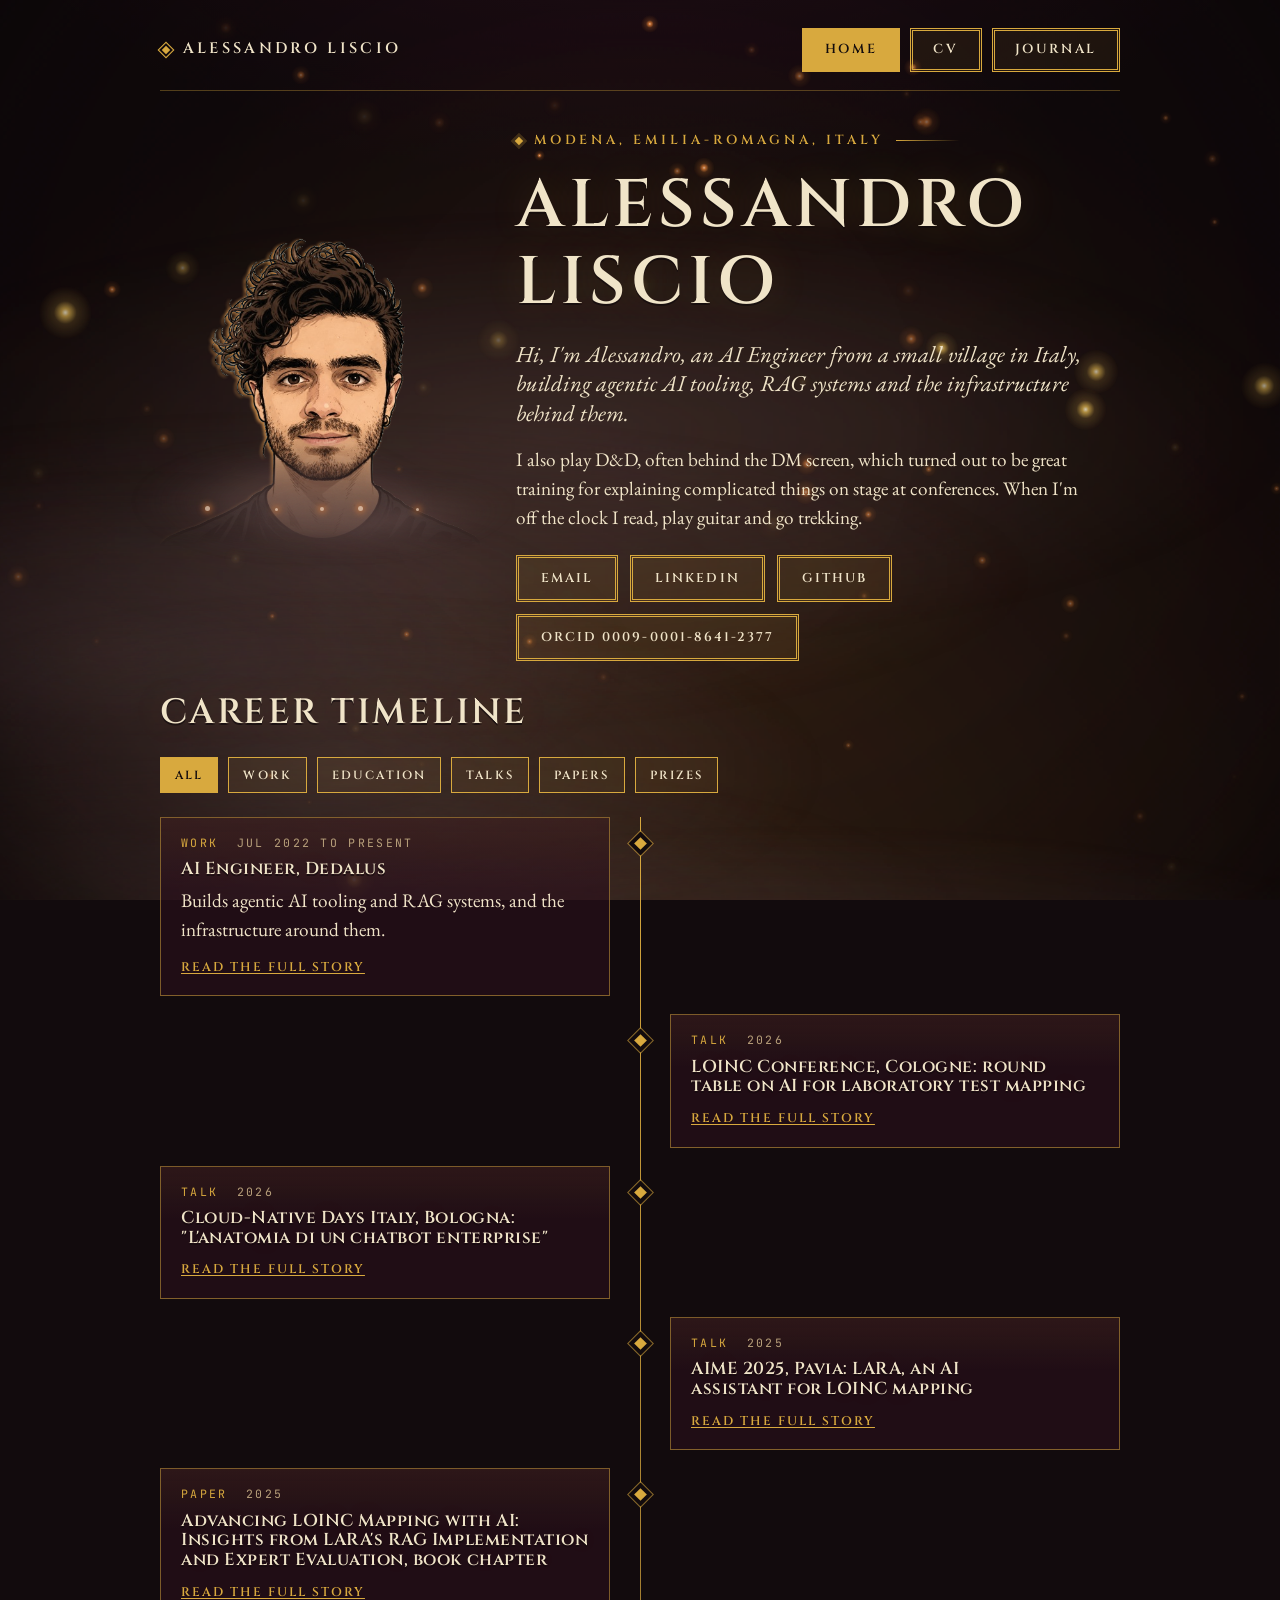
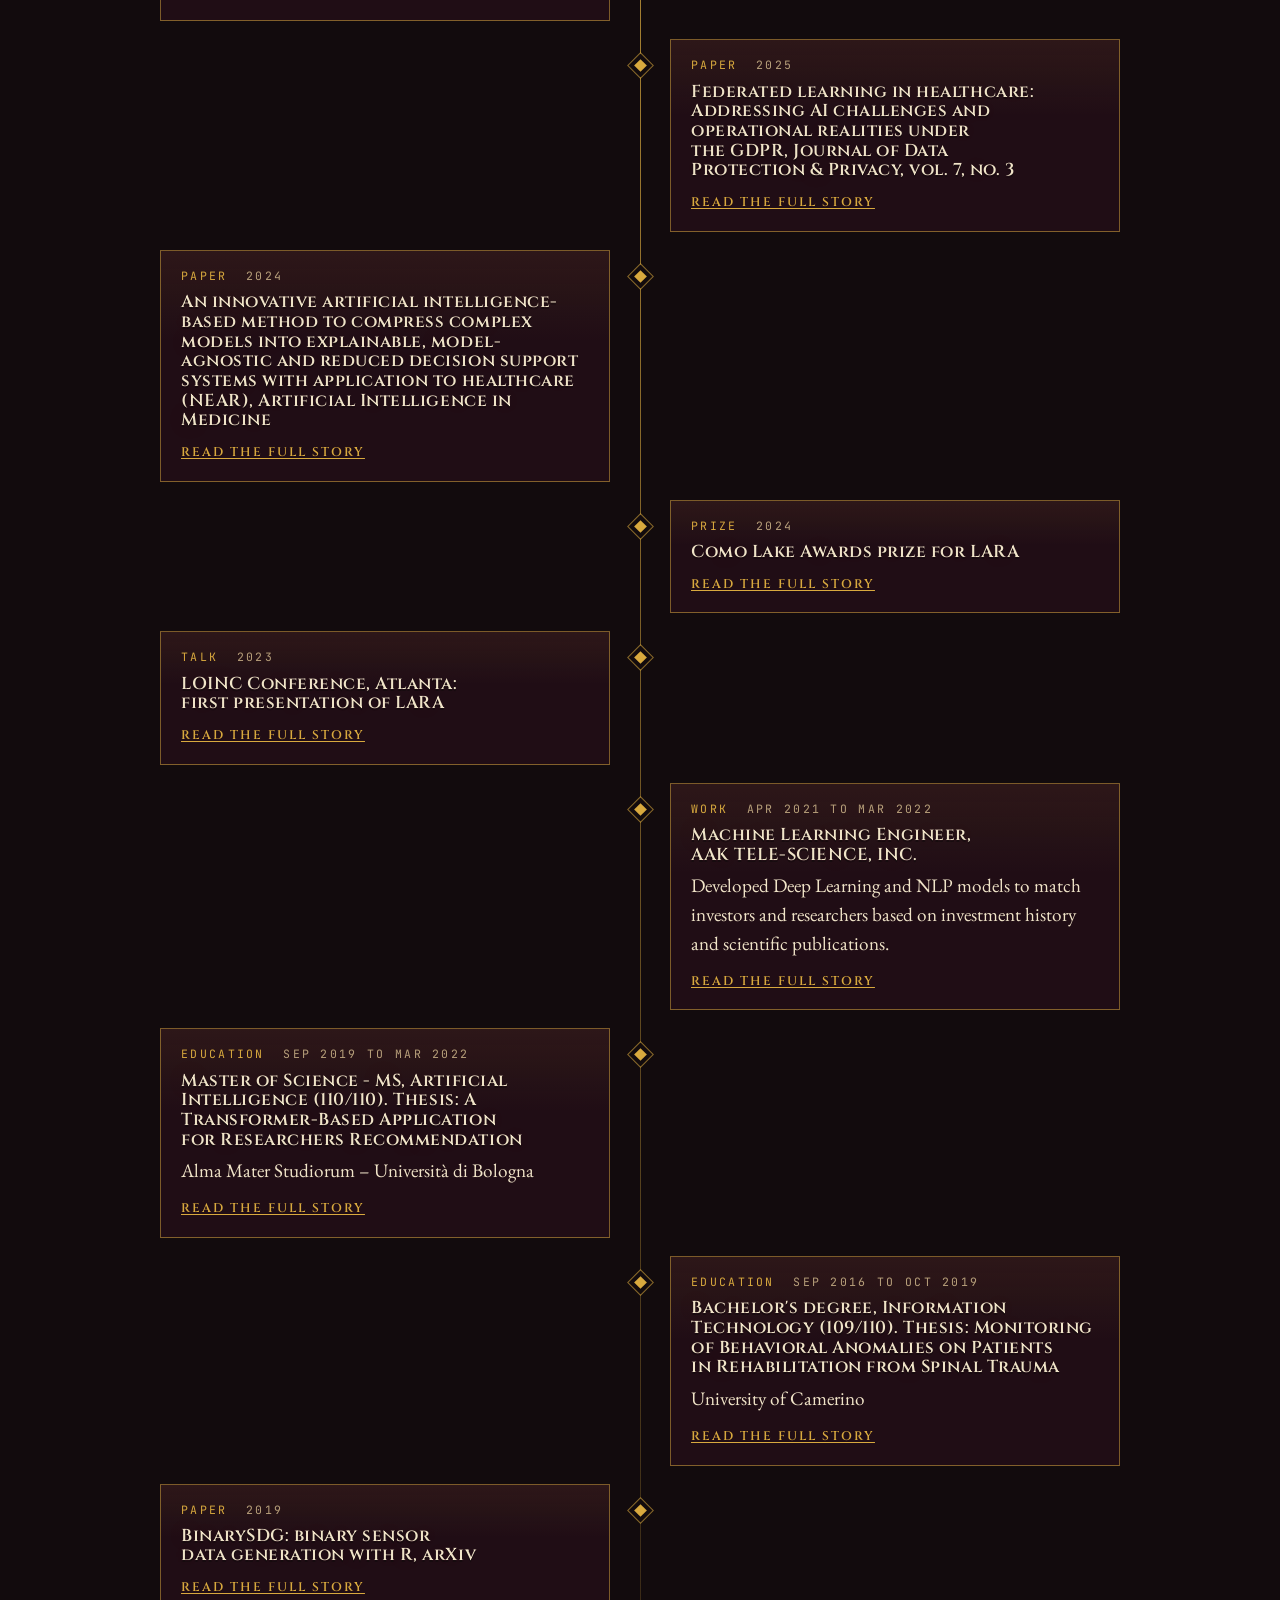
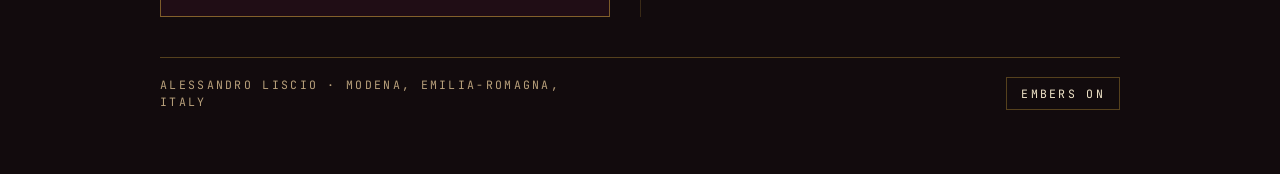
<file: index.html>
<!doctype html>
<html lang='en'><head><meta charset='utf-8'><meta name='viewport' content='width=device-width,initial-scale=1'><title>Alessandro Liscio</title><link rel='stylesheet' href='site.css'><script src='site.js' defer></script><link rel='icon' type='image/jpeg' href='avatar.jpg'><meta property='og:image' content='https://alessandroliscio.github.io/avatar.jpg'></head>
<body>
<canvas id='ambient' aria-hidden='true'></canvas>
<div class='wrap'>
<header class='mast'><a class='mark' href='#home'>Alessandro Liscio</a><nav aria-label='Site'><ul class='tabs'><li><a href='#home' data-view='home' aria-current='page'>Home</a></li><li><a href='#cv' data-view='cv'>CV</a></li><li><a href='#journal' data-view='journal'>Journal</a></li></ul></nav></header>
<main>
<section class='view' id='home' aria-labelledby='home-h'>
<div class='hero'>
<div class='figure'><img src='portrait.png' alt='Portrait of Alessandro Liscio'><div class='fog-front' aria-hidden='true'><span class='drift'></span><span class='drift'></span></div><div class='motes' aria-hidden='true'><i class=drift></i><i class=drift></i><i class=drift></i><i class=drift></i><i class=drift></i></div></div>
<div class='hero-text'><p class='kicker'>Modena, Emilia-Romagna, Italy</p><h1 id='home-h' tabindex='-1'>Alessandro Liscio</h1><p class='lead'>Hi, I&#x27;m Alessandro, an AI Engineer from a small village in Italy, building agentic AI tooling, RAG systems and the infrastructure behind them.</p><p>I also play D&amp;D, often behind the DM screen, which turned out to be great training for explaining complicated things on stage at conferences. When I&#x27;m off the clock I read, play guitar and go trekking.</p><ul class='links'><li><a href='mailto:alessandroliscio02@gmail.com' rel='noopener'>Email</a></li><li><a href='https://www.linkedin.com/in/alessandro-liscio-483027192/' rel='noopener'>LinkedIn</a></li><li><a href='https://github.com/AlessandroLiscio' rel='noopener'>GitHub</a></li><li><a href='https://orcid.org/0009-0001-8641-2377' rel='noopener'>ORCID 0009-0001-8641-2377</a></li></ul></div>
</div>
<section class='timeline' aria-labelledby='timeline-h'><h2 id='timeline-h'>Career timeline</h2>
<div class='filters' role='group' aria-label='Filter the timeline' hidden><button type='button' data-kind='' aria-pressed='true'>All</button><button type='button' data-kind='experience' aria-pressed='false'>Work</button><button type='button' data-kind='education' aria-pressed='false'>Education</button><button type='button' data-kind='conferences' aria-pressed='false'>Talks</button><button type='button' data-kind='publications' aria-pressed='false'>Papers</button><button type='button' data-kind='honors' aria-pressed='false'>Prizes</button></div>
<ol class='tl'><li data-kind='experience'><div class='tl-card'><p class='label'><span class='tl-kind'>Work</span> Jul 2022 to Present</p><h3>AI Engineer, Dedalus</h3><p>Builds agentic AI tooling and RAG systems, and the infrastructure around them.</p><a class='go' href='articles/work-dedalus.html' aria-label='Read the full story: AI Engineer, Dedalus'>Read the full story</a></div></li><li data-kind='conferences'><div class='tl-card'><p class='label'><span class='tl-kind'>Talk</span> 2026</p><h3>LOINC Conference, Cologne: round table on AI for laboratory test mapping</h3><a class='go' href='articles/loinc-cologne-2026.html' aria-label='Read the full story: LOINC Conference, Cologne: round table on AI for laboratory test mapping'>Read the full story</a></div></li><li data-kind='conferences'><div class='tl-card'><p class='label'><span class='tl-kind'>Talk</span> 2026</p><h3>Cloud-Native Days Italy, Bologna: &quot;L&#x27;anatomia di un chatbot enterprise&quot;</h3><a class='go' href='articles/cloud-native-days-2026.html' aria-label='Read the full story: Cloud-Native Days Italy, Bologna: &quot;L&#x27;anatomia di un chatbot enterprise&quot;'>Read the full story</a></div></li><li data-kind='conferences'><div class='tl-card'><p class='label'><span class='tl-kind'>Talk</span> 2025</p><h3>AIME 2025, Pavia: LARA, an AI assistant for LOINC mapping</h3><a class='go' href='articles/aime-2025.html' aria-label='Read the full story: AIME 2025, Pavia: LARA, an AI assistant for LOINC mapping'>Read the full story</a></div></li><li data-kind='publications'><div class='tl-card'><p class='label'><span class='tl-kind'>Paper</span> 2025</p><h3>Advancing LOINC Mapping with AI: Insights from LARA&#x27;s RAG Implementation and Expert Evaluation, book chapter</h3><a class='go' href='articles/paper-lara-loinc.html' aria-label='Read the full story: Advancing LOINC Mapping with AI: Insights from LARA&#x27;s RAG Implementation and Expert Evaluation, book chapter'>Read the full story</a></div></li><li data-kind='publications'><div class='tl-card'><p class='label'><span class='tl-kind'>Paper</span> 2025</p><h3>Federated learning in healthcare: Addressing AI challenges and operational realities under the GDPR, Journal of Data Protection &amp; Privacy, vol. 7, no. 3</h3><a class='go' href='articles/paper-federated-learning.html' aria-label='Read the full story: Federated learning in healthcare: Addressing AI challenges and operational realities under the GDPR, Journal of Data Protection &amp; Privacy, vol. 7, no. 3'>Read the full story</a></div></li><li data-kind='publications'><div class='tl-card'><p class='label'><span class='tl-kind'>Paper</span> 2024</p><h3>An innovative artificial intelligence-based method to compress complex models into explainable, model-agnostic and reduced decision support systems with application to healthcare (NEAR), Artificial Intelligence in Medicine</h3><a class='go' href='articles/paper-near.html' aria-label='Read the full story: An innovative artificial intelligence-based method to compress complex models into explainable, model-agnostic and reduced decision support systems with application to healthcare (NEAR), Artificial Intelligence in Medicine'>Read the full story</a></div></li><li data-kind='honors'><div class='tl-card'><p class='label'><span class='tl-kind'>Prize</span> 2024</p><h3>Como Lake Awards prize for LARA</h3><a class='go' href='articles/prize-como-lake.html' aria-label='Read the full story: Como Lake Awards prize for LARA'>Read the full story</a></div></li><li data-kind='conferences'><div class='tl-card'><p class='label'><span class='tl-kind'>Talk</span> 2023</p><h3>LOINC Conference, Atlanta: first presentation of LARA</h3><a class='go' href='articles/loinc-atlanta-2023.html' aria-label='Read the full story: LOINC Conference, Atlanta: first presentation of LARA'>Read the full story</a></div></li><li data-kind='experience'><div class='tl-card'><p class='label'><span class='tl-kind'>Work</span> Apr 2021 to Mar 2022</p><h3>Machine Learning Engineer, AAK TELE-SCIENCE, INC.</h3><p>Developed Deep Learning and NLP models to match investors and researchers based on investment history and scientific publications.</p><a class='go' href='articles/work-aak.html' aria-label='Read the full story: Machine Learning Engineer, AAK TELE-SCIENCE, INC.'>Read the full story</a></div></li><li data-kind='education'><div class='tl-card'><p class='label'><span class='tl-kind'>Education</span> Sep 2019 to Mar 2022</p><h3>Master of Science - MS, Artificial Intelligence (110/110). Thesis: A Transformer-Based Application for Researchers Recommendation</h3><p>Alma Mater Studiorum – Università di Bologna</p><a class='go' href='articles/msc-bologna.html' aria-label='Read the full story: Master of Science - MS, Artificial Intelligence (110/110). Thesis: A Transformer-Based Application for Researchers Recommendation'>Read the full story</a></div></li><li data-kind='education'><div class='tl-card'><p class='label'><span class='tl-kind'>Education</span> Sep 2016 to Oct 2019</p><h3>Bachelor&#x27;s degree, Information Technology (109/110). Thesis: Monitoring of Behavioral Anomalies on Patients in Rehabilitation from Spinal Trauma</h3><p>University of Camerino</p><a class='go' href='articles/bsc-camerino.html' aria-label='Read the full story: Bachelor&#x27;s degree, Information Technology (109/110). Thesis: Monitoring of Behavioral Anomalies on Patients in Rehabilitation from Spinal Trauma'>Read the full story</a></div></li><li data-kind='publications'><div class='tl-card'><p class='label'><span class='tl-kind'>Paper</span> 2019</p><h3>BinarySDG: binary sensor data generation with R, arXiv</h3><a class='go' href='articles/paper-binarysdg.html' aria-label='Read the full story: BinarySDG: binary sensor data generation with R, arXiv'>Read the full story</a></div></li></ol></section>
</section>
<section class='view' id='cv' aria-labelledby='cv-h'>
<div class='folio-head'><p class='kicker'>Curriculum vitae</p><h2 id='cv-h' tabindex='-1'>Alessandro Liscio</h2><p class='lead'>AI Engineer, Modena, Emilia-Romagna, Italy.</p></div>
<div class='cv'>
<section class='cv-sec' aria-labelledby='cv-exp'><h3 id='cv-exp'>Experience</h3><div class='cv-body'><div class='entry'><div class='entry-head'><b>AI Engineer, Dedalus</b><span class='label'>Jul 2022 - Present</span></div><p class='pre'>Builds agentic AI tooling and RAG systems, and the infrastructure around them.</p></div><div class='entry'><div class='entry-head'><b>Machine Learning Engineer, AAK TELE-SCIENCE, INC.</b><span class='label'>Apr 2021 - Mar 2022</span></div><p class='pre'>Developed Deep Learning and NLP models to match investors and researchers based on investment history and scientific publications.</p></div></div></section>
<section class='cv-sec' aria-labelledby='cv-edu'><h3 id='cv-edu'>Education</h3><div class='cv-body'><div class='entry'><div class='entry-head'><b>Master of Science - MS, Artificial Intelligence (110/110). Thesis: A Transformer-Based Application for Researchers Recommendation</b><span class='label'>Sep 2019 - Mar 2022</span></div><p class='muted'>Alma Mater Studiorum – Università di Bologna</p></div><div class='entry'><div class='entry-head'><b>Bachelor&#x27;s degree, Information Technology (109/110). Thesis: Monitoring of Behavioral Anomalies on Patients in Rehabilitation from Spinal Trauma</b><span class='label'>Sep 2016 - Oct 2019</span></div><p class='muted'>University of Camerino</p></div></div></section>
<section class='cv-sec' aria-labelledby='cv-talks'><h3 id='cv-talks'>Talks</h3><div class='cv-body'><ol class='thread'><li><span class='label'>2026</span><span>LOINC Conference, Cologne: round table on AI for laboratory test mapping</span></li><li><span class='label'>2026</span><span>Cloud-Native Days Italy, Bologna: &quot;L&#x27;anatomia di un chatbot enterprise&quot;</span></li><li><span class='label'>2025</span><span>AIME 2025, Pavia: LARA, an AI assistant for LOINC mapping</span></li><li><span class='label'>2023</span><span>LOINC Conference, Atlanta: first presentation of LARA</span></li></ol></div></section>
<section class='cv-sec' aria-labelledby='cv-pub'><h3 id='cv-pub'>Publications</h3><div class='cv-body'><div class='entry'><div class='entry-head'><b><a href='https://doi.org/10.1007/978-3-031-95841-0_43' rel='noopener'>Advancing LOINC Mapping with AI: Insights from LARA&#x27;s RAG Implementation and Expert Evaluation, book chapter</a></b><span class='label'>2025</span></div></div><div class='entry'><div class='entry-head'><b><a href='https://doi.org/10.1016/j.artmed.2024.102841' rel='noopener'>An innovative artificial intelligence-based method to compress complex models into explainable, model-agnostic and reduced decision support systems with application to healthcare (NEAR), Artificial Intelligence in Medicine</a></b><span class='label'>2024</span></div></div><div class='entry'><div class='entry-head'><b><a href='https://www.ingentaconnect.com/content/hsp/jdpp/2025/00000007/00000003/art00003' rel='noopener'>Federated learning in healthcare: Addressing AI challenges and operational realities under the GDPR, Journal of Data Protection &amp; Privacy, vol. 7, no. 3</a></b><span class='label'>2025</span></div></div><div class='entry'><div class='entry-head'><b><a href='https://arxiv.org/abs/1909.10308' rel='noopener'>BinarySDG: binary sensor data generation with R, arXiv</a></b><span class='label'>2019</span></div></div></div></section>
<section class='cv-sec' aria-labelledby='cv-honors'><h3 id='cv-honors'>Honors</h3><div class='cv-body'><div class='entry'><div class='entry-head'><b>Como Lake Awards prize for LARA</b><span class='label'>2024</span></div></div></div></section>
<section class='cv-sec' aria-labelledby='cv-skills'><h3 id='cv-skills'>Skills</h3><div class='cv-body'><ul class='chips'><li>Python</li><li>LangChain</li><li>RAG</li><li>LLM and agentic AI</li><li>Azure AI</li><li>Hugging Face</li><li>PyTorch</li><li>Scikit-Learn</li><li>Pandas</li><li>NumPy</li><li>SQL</li><li>PostgreSQL</li><li>Docker</li><li>Linux</li><li>Git</li><li>OpenShift</li><li>Helm</li><li>GitHub Actions</li></ul></div></section>
<section class='cv-sec' aria-labelledby='cv-lang'><h3 id='cv-lang'>Languages</h3><div class='cv-body'><ul class='chips'><li>Italian (native)</li><li>English (C1, certified)</li></ul></div></section>
</div>
</section>
<section class='view' id='journal' aria-labelledby='journal-h'>
<div class='folio-head'><p class='kicker'>Journal</p><h2 id='journal-h' tabindex='-1'>Notes and stories</h2></div>
<section class='journal-group' aria-labelledby='journal-work'><h3 id='journal-work'>Work</h3><ul class='cards'><li class='card'><span class='label'>2022</span><h4>AI Engineer, Dedalus</h4><a class='go' href='articles/work-dedalus.html' aria-label='Read the full story: AI Engineer, Dedalus'>Read the full story</a></li><li class='card'><span class='label'>2021</span><h4>Machine Learning Engineer, AAK TELE-SCIENCE, INC.</h4><a class='go' href='articles/work-aak.html' aria-label='Read the full story: Machine Learning Engineer, AAK TELE-SCIENCE, INC.'>Read the full story</a></li></ul></section>
<section class='journal-group' aria-labelledby='journal-education'><h3 id='journal-education'>Education</h3><ul class='cards'><li class='card'><span class='label'>2022</span><h4>Master of Science - MS, Artificial Intelligence (110/110). Thesis: A Transformer-Based Application for Researchers Recommendation</h4><a class='go' href='articles/msc-bologna.html' aria-label='Read the full story: Master of Science - MS, Artificial Intelligence (110/110). Thesis: A Transformer-Based Application for Researchers Recommendation'>Read the full story</a></li><li class='card'><span class='label'>2019</span><h4>Bachelor&#x27;s degree, Information Technology (109/110). Thesis: Monitoring of Behavioral Anomalies on Patients in Rehabilitation from Spinal Trauma</h4><a class='go' href='articles/bsc-camerino.html' aria-label='Read the full story: Bachelor&#x27;s degree, Information Technology (109/110). Thesis: Monitoring of Behavioral Anomalies on Patients in Rehabilitation from Spinal Trauma'>Read the full story</a></li></ul></section>
<section class='journal-group' aria-labelledby='journal-talks'><h3 id='journal-talks'>Talks</h3><ul class='cards'><li class='card'><span class='label'>2026</span><h4>LOINC Conference, Cologne: round table on AI for laboratory test mapping</h4><a class='go' href='articles/loinc-cologne-2026.html' aria-label='Read the full story: LOINC Conference, Cologne: round table on AI for laboratory test mapping'>Read the full story</a></li><li class='card'><span class='label'>2026</span><h4>Cloud-Native Days Italy, Bologna: &quot;L&#x27;anatomia di un chatbot enterprise&quot;</h4><a class='go' href='articles/cloud-native-days-2026.html' aria-label='Read the full story: Cloud-Native Days Italy, Bologna: &quot;L&#x27;anatomia di un chatbot enterprise&quot;'>Read the full story</a></li><li class='card'><span class='label'>2025</span><h4>AIME 2025, Pavia: LARA, an AI assistant for LOINC mapping</h4><a class='go' href='articles/aime-2025.html' aria-label='Read the full story: AIME 2025, Pavia: LARA, an AI assistant for LOINC mapping'>Read the full story</a></li><li class='card'><span class='label'>2023</span><h4>LOINC Conference, Atlanta: first presentation of LARA</h4><a class='go' href='articles/loinc-atlanta-2023.html' aria-label='Read the full story: LOINC Conference, Atlanta: first presentation of LARA'>Read the full story</a></li></ul></section>
<section class='journal-group' aria-labelledby='journal-papers'><h3 id='journal-papers'>Papers</h3><ul class='cards'><li class='card'><span class='label'>2025</span><h4>Advancing LOINC Mapping with AI: Insights from LARA&#x27;s RAG Implementation and Expert Evaluation, book chapter</h4><a class='go' href='articles/paper-lara-loinc.html' aria-label='Read the full story: Advancing LOINC Mapping with AI: Insights from LARA&#x27;s RAG Implementation and Expert Evaluation, book chapter'>Read the full story</a></li><li class='card'><span class='label'>2024</span><h4>An innovative artificial intelligence-based method to compress complex models into explainable, model-agnostic and reduced decision support systems with application to healthcare (NEAR), Artificial Intelligence in Medicine</h4><a class='go' href='articles/paper-near.html' aria-label='Read the full story: An innovative artificial intelligence-based method to compress complex models into explainable, model-agnostic and reduced decision support systems with application to healthcare (NEAR), Artificial Intelligence in Medicine'>Read the full story</a></li><li class='card'><span class='label'>2025</span><h4>Federated learning in healthcare: Addressing AI challenges and operational realities under the GDPR, Journal of Data Protection &amp; Privacy, vol. 7, no. 3</h4><a class='go' href='articles/paper-federated-learning.html' aria-label='Read the full story: Federated learning in healthcare: Addressing AI challenges and operational realities under the GDPR, Journal of Data Protection &amp; Privacy, vol. 7, no. 3'>Read the full story</a></li><li class='card'><span class='label'>2019</span><h4>BinarySDG: binary sensor data generation with R, arXiv</h4><a class='go' href='articles/paper-binarysdg.html' aria-label='Read the full story: BinarySDG: binary sensor data generation with R, arXiv'>Read the full story</a></li></ul></section>
<section class='journal-group' aria-labelledby='journal-prizes'><h3 id='journal-prizes'>Prizes</h3><ul class='cards'><li class='card'><span class='label'>2024</span><h4>Como Lake Awards prize for LARA</h4><a class='go' href='articles/prize-como-lake.html' aria-label='Read the full story: Como Lake Awards prize for LARA'>Read the full story</a></li></ul></section>
</section>
</main>
<footer class='foot'><p class='label'>Alessandro Liscio · Modena, Emilia-Romagna, Italy</p><button class='toggle' id='motion-toggle' type='button' hidden>Embers on</button></footer>
</div>
</body></html>
</file>
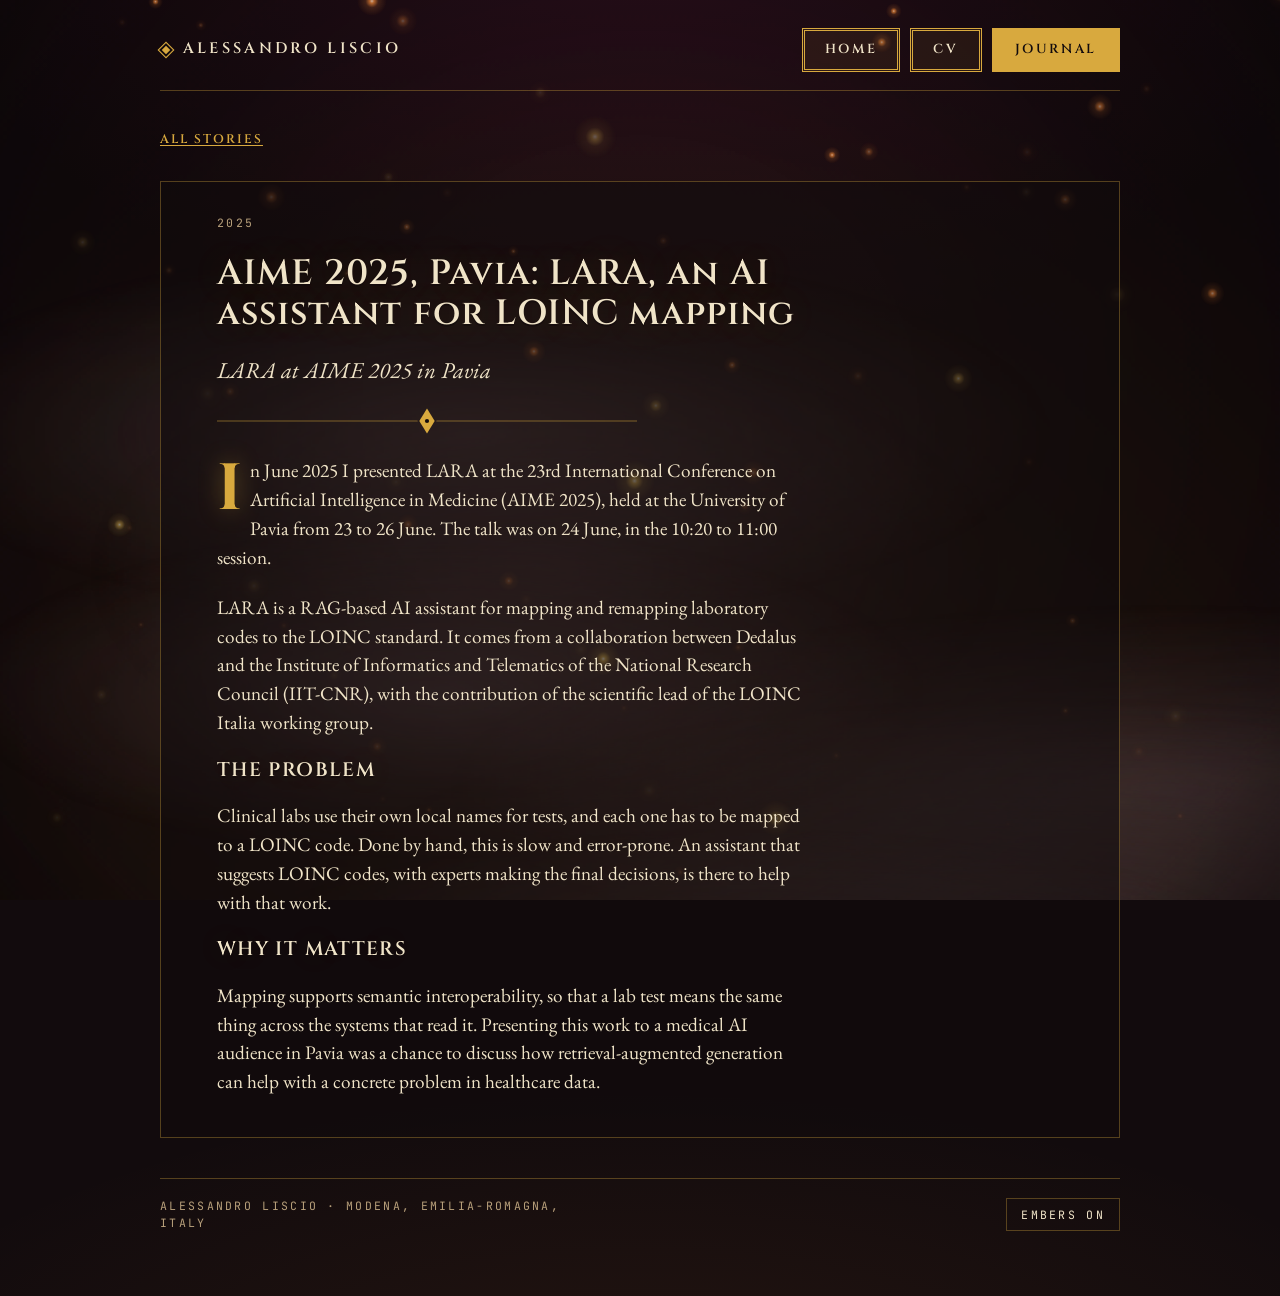
<file: articles/aime-2025.html>
<!doctype html>
<html lang='en'><head><meta charset='utf-8'><meta name='viewport' content='width=device-width,initial-scale=1'><title>AIME 2025, Pavia: LARA, an AI assistant for LOINC mapping</title><link rel='stylesheet' href='../site.css'><script src='../site.js' defer></script><link rel='icon' type='image/jpeg' href='../avatar.jpg'><meta property='og:image' content='https://alessandroliscio.github.io/avatar.jpg'></head>
<body>
<canvas id='ambient' aria-hidden='true'></canvas>
<div class='wrap'>
<header class='mast'><a class='mark' href='../index.html#home'>Alessandro Liscio</a><nav aria-label='Site'><ul class='tabs'><li><a href='../index.html#home'>Home</a></li><li><a href='../index.html#cv'>CV</a></li><li><a href='../index.html#journal' aria-current='true'>Journal</a></li></ul></nav></header>
<main>
<article class='folio'><a class='back' href='../index.html#journal'>All stories</a>
<div class='post'><p class='label'>2025</p><h1 class='post-title'>AIME 2025, Pavia: LARA, an AI assistant for LOINC mapping</h1><p class='lead'>LARA at AIME 2025 in Pavia</p><svg class='divider' viewBox='0 0 600 40' fill='none' stroke='currentColor' stroke-width='1.6' stroke-linecap='round' aria-hidden='true'><path d='M0 20H286M314 20H600' opacity='.5'/><path d='M300 2L311 20L300 38L289 20Z' fill='currentColor' stroke='none'/><circle cx='300' cy='20' r='3' stroke='none'/></svg>
<div class='post-body'>
<p>In June 2025 I presented LARA at the 23rd International Conference on Artificial Intelligence in Medicine (AIME 2025), held at the University of Pavia from 23 to 26 June. The talk was on 24 June, in the 10:20 to 11:00 session.</p>
<p>LARA is a RAG-based AI assistant for mapping and remapping laboratory codes to the LOINC standard. It comes from a collaboration between Dedalus and the Institute of Informatics and Telematics of the National Research Council (IIT-CNR), with the contribution of the scientific lead of the LOINC Italia working group.</p>
<h2>The problem</h2>
<p>Clinical labs use their own local names for tests, and each one has to be mapped to a LOINC code. Done by hand, this is slow and error-prone. An assistant that suggests LOINC codes, with experts making the final decisions, is there to help with that work.</p>
<h2>Why it matters</h2>
<p>Mapping supports semantic interoperability, so that a lab test means the same thing across the systems that read it. Presenting this work to a medical AI audience in Pavia was a chance to discuss how retrieval-augmented generation can help with a concrete problem in healthcare data.</p>
</div></div></article>
</main>
<footer class='foot'><p class='label'>Alessandro Liscio · Modena, Emilia-Romagna, Italy</p><button class='toggle' id='motion-toggle' type='button' hidden>Embers on</button></footer>
</div>
</body></html>
</file>
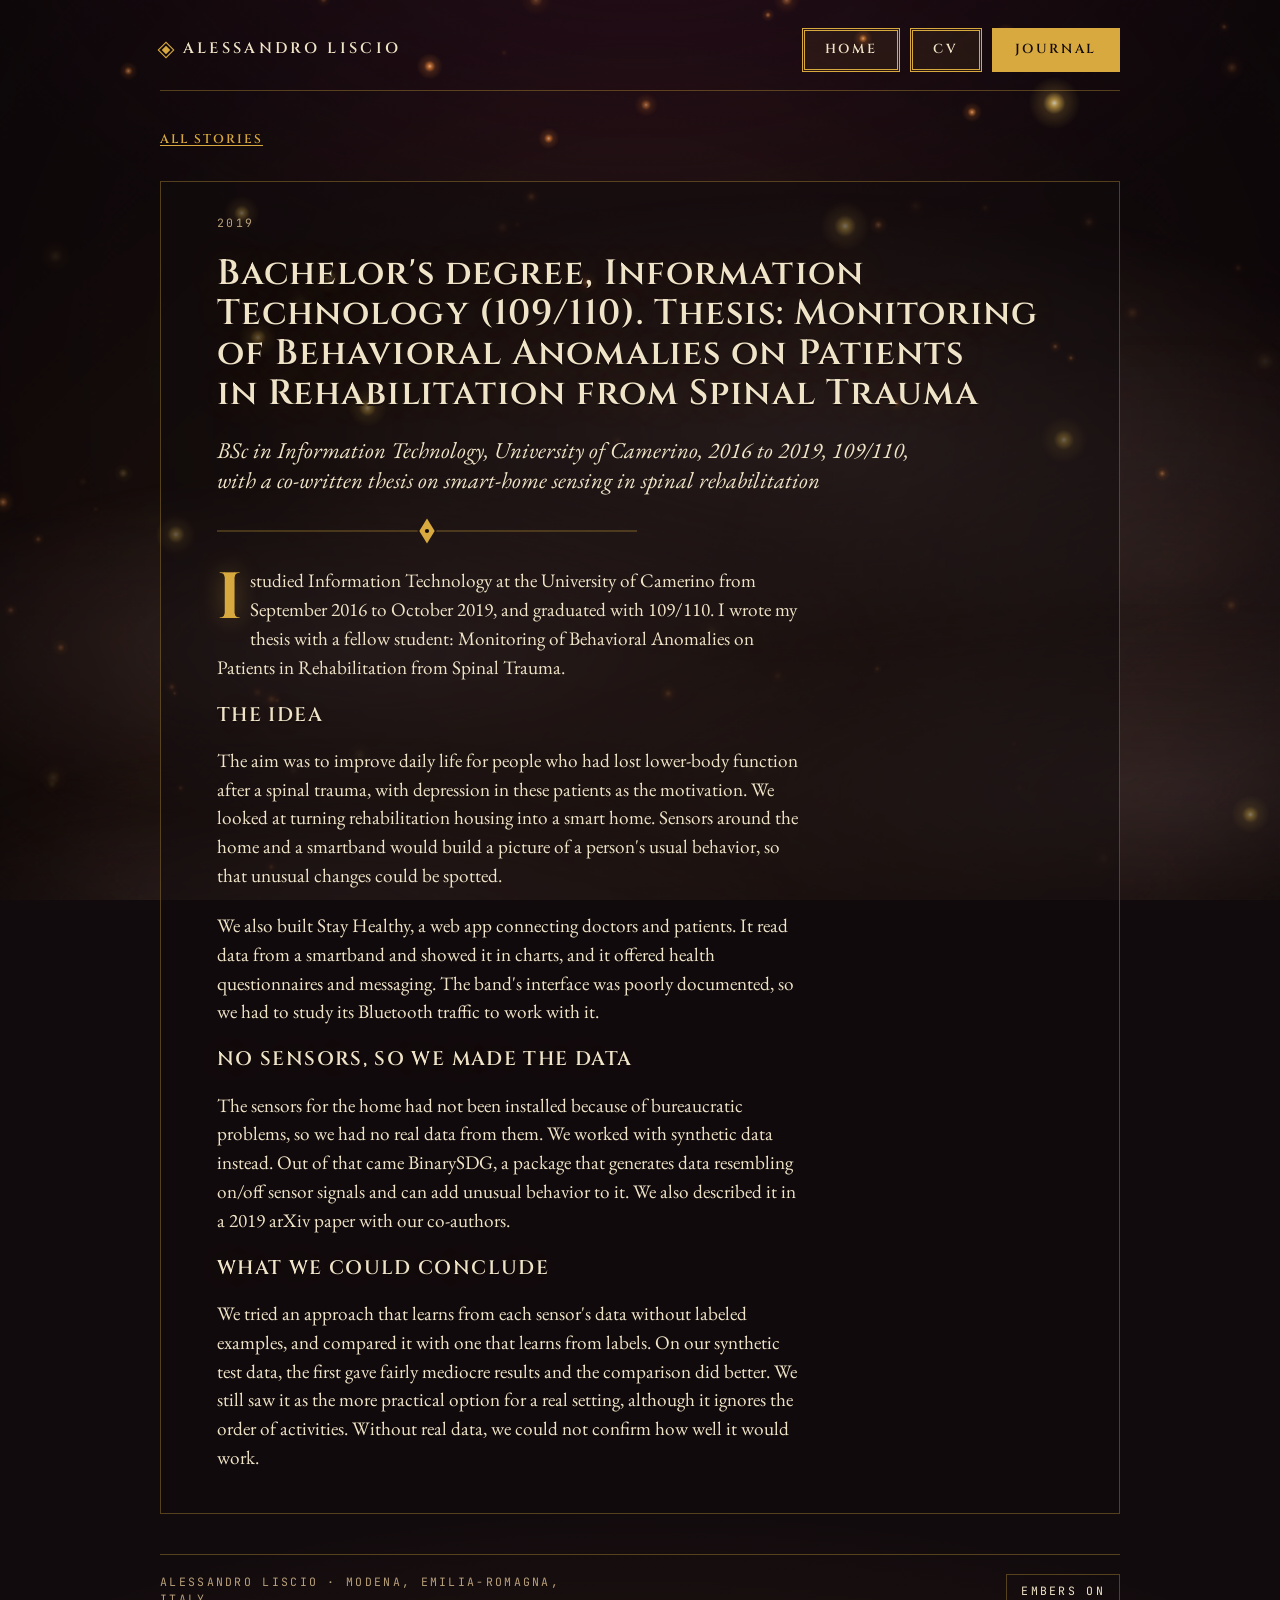
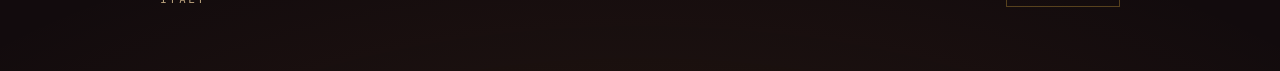
<file: articles/bsc-camerino.html>
<!doctype html>
<html lang='en'><head><meta charset='utf-8'><meta name='viewport' content='width=device-width,initial-scale=1'><title>Bachelor&#x27;s degree, Information Technology (109/110). Thesis: Monitoring of Behavioral Anomalies on Patients in Rehabilitation from Spinal Trauma</title><link rel='stylesheet' href='../site.css'><script src='../site.js' defer></script><link rel='icon' type='image/jpeg' href='../avatar.jpg'><meta property='og:image' content='https://alessandroliscio.github.io/avatar.jpg'></head>
<body>
<canvas id='ambient' aria-hidden='true'></canvas>
<div class='wrap'>
<header class='mast'><a class='mark' href='../index.html#home'>Alessandro Liscio</a><nav aria-label='Site'><ul class='tabs'><li><a href='../index.html#home'>Home</a></li><li><a href='../index.html#cv'>CV</a></li><li><a href='../index.html#journal' aria-current='true'>Journal</a></li></ul></nav></header>
<main>
<article class='folio'><a class='back' href='../index.html#journal'>All stories</a>
<div class='post'><p class='label'>2019</p><h1 class='post-title'>Bachelor&#x27;s degree, Information Technology (109/110). Thesis: Monitoring of Behavioral Anomalies on Patients in Rehabilitation from Spinal Trauma</h1><p class='lead'>BSc in Information Technology, University of Camerino, 2016 to 2019, 109/110, with a co-written thesis on smart-home sensing in spinal rehabilitation</p><svg class='divider' viewBox='0 0 600 40' fill='none' stroke='currentColor' stroke-width='1.6' stroke-linecap='round' aria-hidden='true'><path d='M0 20H286M314 20H600' opacity='.5'/><path d='M300 2L311 20L300 38L289 20Z' fill='currentColor' stroke='none'/><circle cx='300' cy='20' r='3' stroke='none'/></svg>
<div class='post-body'>
<p>I studied Information Technology at the University of Camerino from September 2016 to October 2019, and graduated with 109/110. I wrote my thesis with a fellow student: Monitoring of Behavioral Anomalies on Patients in Rehabilitation from Spinal Trauma.</p>
<h2>The idea</h2>
<p>The aim was to improve daily life for people who had lost lower-body function after a spinal trauma, with depression in these patients as the motivation. We looked at turning rehabilitation housing into a smart home. Sensors around the home and a smartband would build a picture of a person&#x27;s usual behavior, so that unusual changes could be spotted.</p>
<p>We also built Stay Healthy, a web app connecting doctors and patients. It read data from a smartband and showed it in charts, and it offered health questionnaires and messaging. The band&#x27;s interface was poorly documented, so we had to study its Bluetooth traffic to work with it.</p>
<h2>No sensors, so we made the data</h2>
<p>The sensors for the home had not been installed because of bureaucratic problems, so we had no real data from them. We worked with synthetic data instead. Out of that came BinarySDG, a package that generates data resembling on/off sensor signals and can add unusual behavior to it. We also described it in a 2019 arXiv paper with our co-authors.</p>
<h2>What we could conclude</h2>
<p>We tried an approach that learns from each sensor&#x27;s data without labeled examples, and compared it with one that learns from labels. On our synthetic test data, the first gave fairly mediocre results and the comparison did better. We still saw it as the more practical option for a real setting, although it ignores the order of activities. Without real data, we could not confirm how well it would work.</p>
</div></div></article>
</main>
<footer class='foot'><p class='label'>Alessandro Liscio · Modena, Emilia-Romagna, Italy</p><button class='toggle' id='motion-toggle' type='button' hidden>Embers on</button></footer>
</div>
</body></html>
</file>
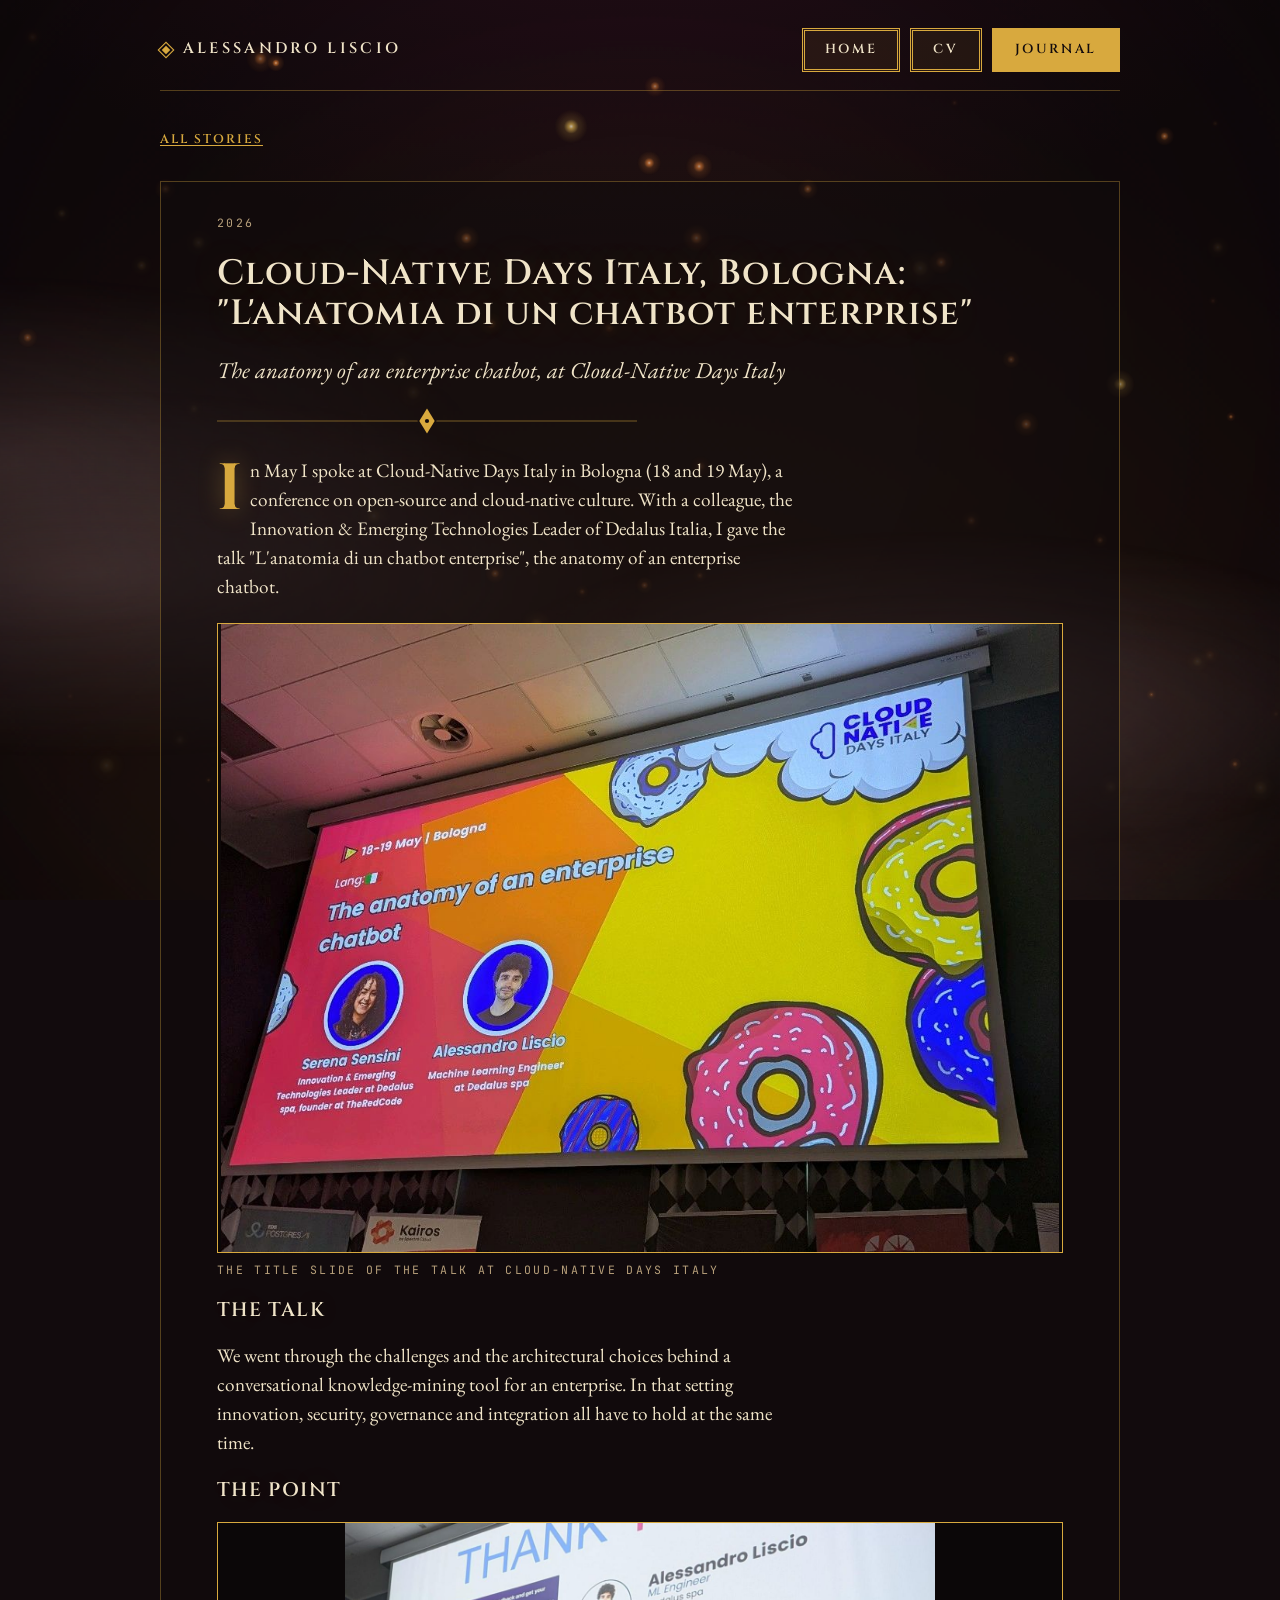
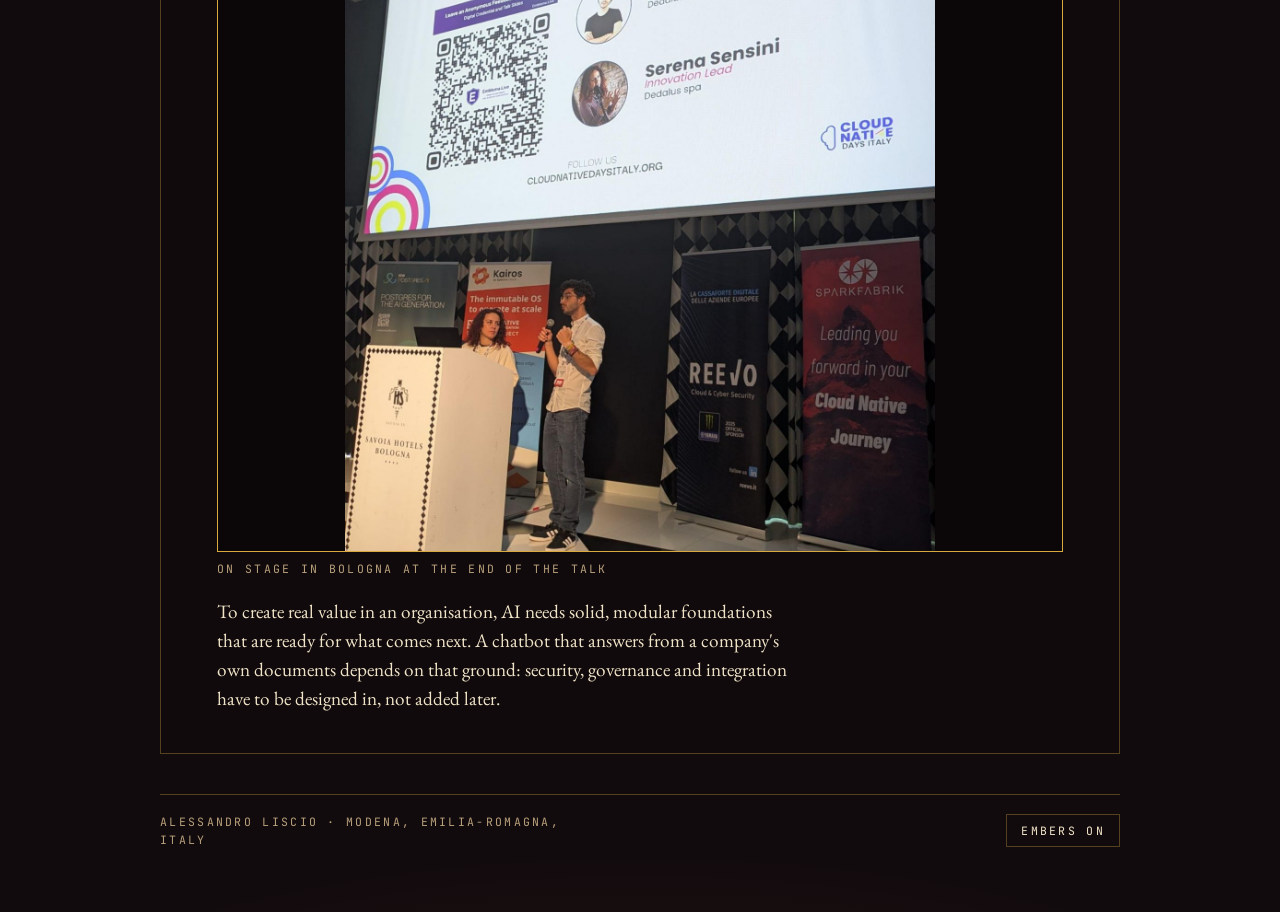
<file: articles/cloud-native-days-2026.html>
<!doctype html>
<html lang='en'><head><meta charset='utf-8'><meta name='viewport' content='width=device-width,initial-scale=1'><title>Cloud-Native Days Italy, Bologna: &quot;L&#x27;anatomia di un chatbot enterprise&quot;</title><link rel='stylesheet' href='../site.css'><script src='../site.js' defer></script><link rel='icon' type='image/jpeg' href='../avatar.jpg'><meta property='og:image' content='https://alessandroliscio.github.io/avatar.jpg'></head>
<body>
<canvas id='ambient' aria-hidden='true'></canvas>
<div class='wrap'>
<header class='mast'><a class='mark' href='../index.html#home'>Alessandro Liscio</a><nav aria-label='Site'><ul class='tabs'><li><a href='../index.html#home'>Home</a></li><li><a href='../index.html#cv'>CV</a></li><li><a href='../index.html#journal' aria-current='true'>Journal</a></li></ul></nav></header>
<main>
<article class='folio'><a class='back' href='../index.html#journal'>All stories</a>
<div class='post'><p class='label'>2026</p><h1 class='post-title'>Cloud-Native Days Italy, Bologna: &quot;L&#x27;anatomia di un chatbot enterprise&quot;</h1><p class='lead'>The anatomy of an enterprise chatbot, at Cloud-Native Days Italy</p><svg class='divider' viewBox='0 0 600 40' fill='none' stroke='currentColor' stroke-width='1.6' stroke-linecap='round' aria-hidden='true'><path d='M0 20H286M314 20H600' opacity='.5'/><path d='M300 2L311 20L300 38L289 20Z' fill='currentColor' stroke='none'/><circle cx='300' cy='20' r='3' stroke='none'/></svg>
<div class='post-body'>
<p>In May I spoke at Cloud-Native Days Italy in Bologna (18 and 19 May), a conference on open-source and cloud-native culture. With a colleague, the Innovation &amp; Emerging Technologies Leader of Dedalus Italia, I gave the talk &quot;L&#x27;anatomia di un chatbot enterprise&quot;, the anatomy of an enterprise chatbot.</p>
<figure><img src='img/cnd-3.jpg' alt='The title slide of the talk at Cloud-Native Days Italy' loading='lazy'><figcaption>The title slide of the talk at Cloud-Native Days Italy</figcaption></figure>
<h2>The talk</h2>
<p>We went through the challenges and the architectural choices behind a conversational knowledge-mining tool for an enterprise. In that setting innovation, security, governance and integration all have to hold at the same time.</p>
<h2>The point</h2>
<figure><img src='img/cnd-1.jpg' alt='On stage in Bologna at the end of the talk' loading='lazy'><figcaption>On stage in Bologna at the end of the talk</figcaption></figure>
<p>To create real value in an organisation, AI needs solid, modular foundations that are ready for what comes next. A chatbot that answers from a company&#x27;s own documents depends on that ground: security, governance and integration have to be designed in, not added later.</p>
</div></div></article>
</main>
<footer class='foot'><p class='label'>Alessandro Liscio · Modena, Emilia-Romagna, Italy</p><button class='toggle' id='motion-toggle' type='button' hidden>Embers on</button></footer>
</div>
</body></html>
</file>
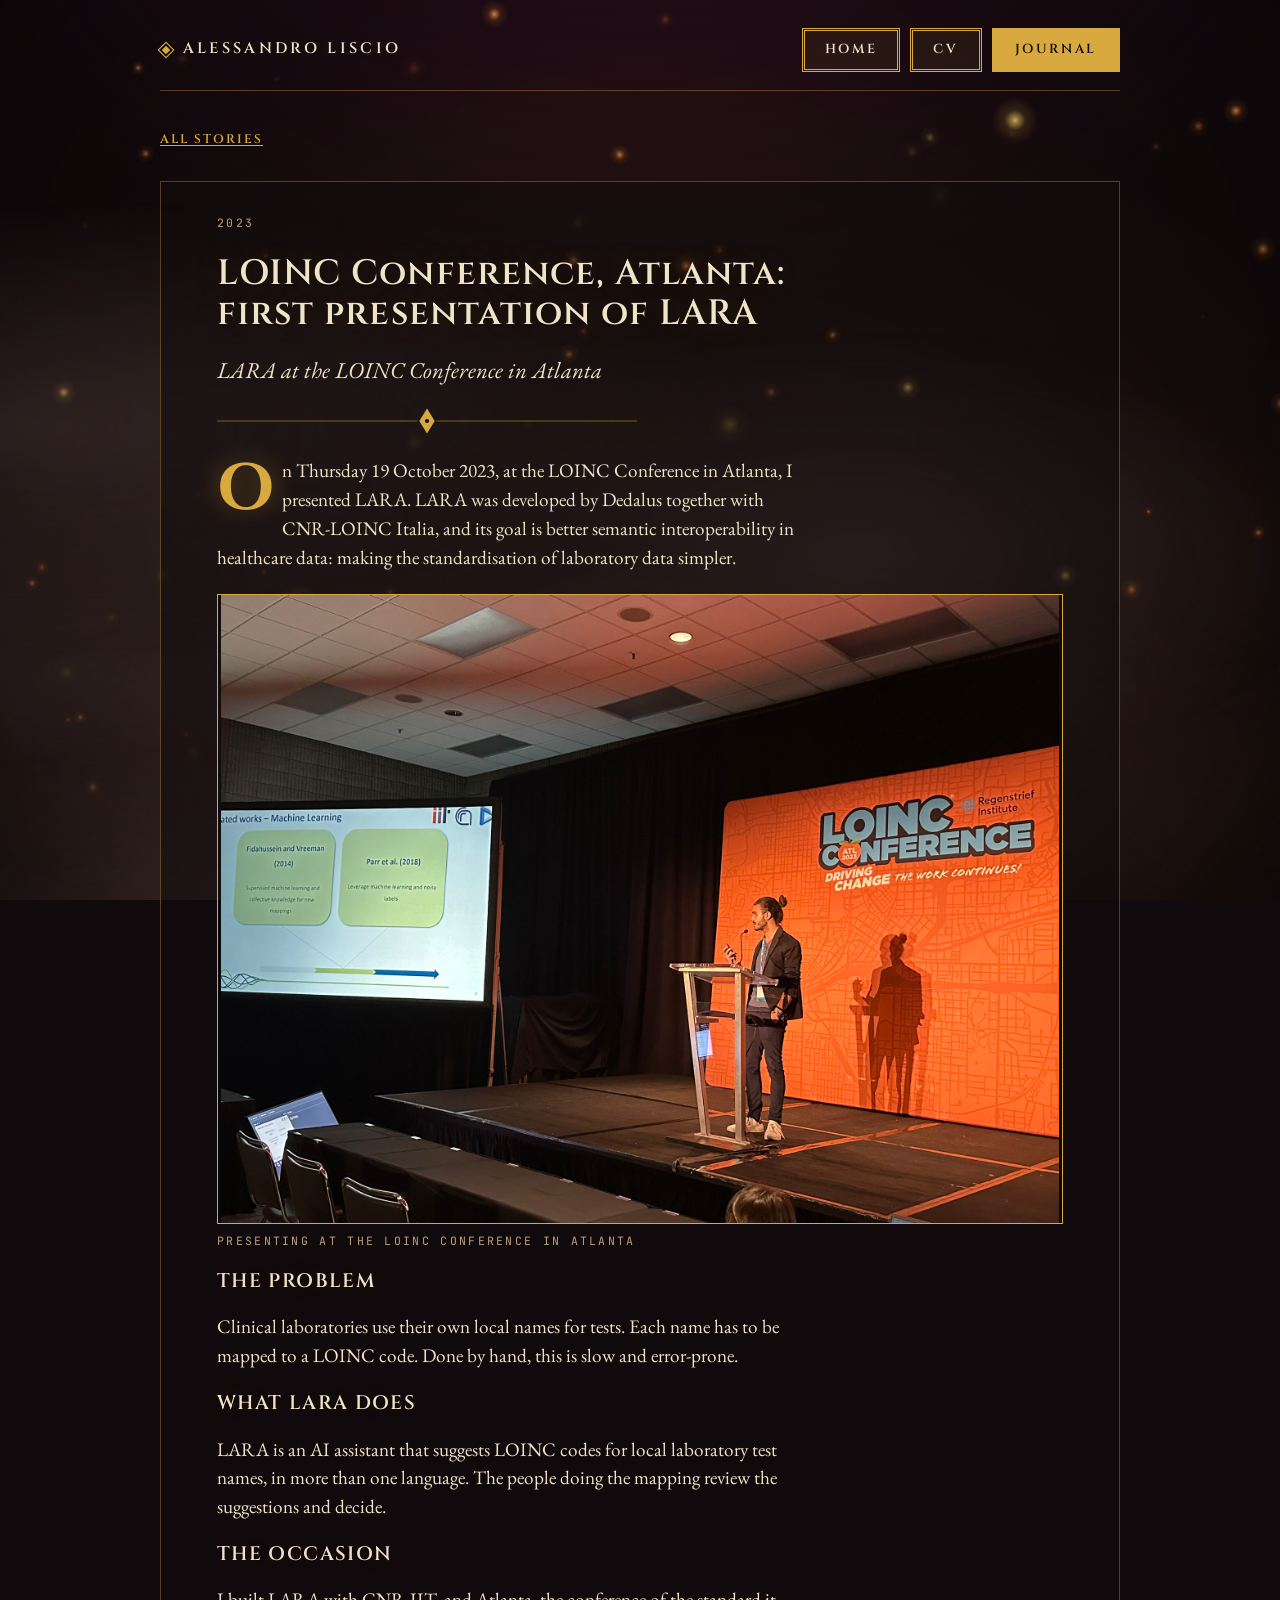
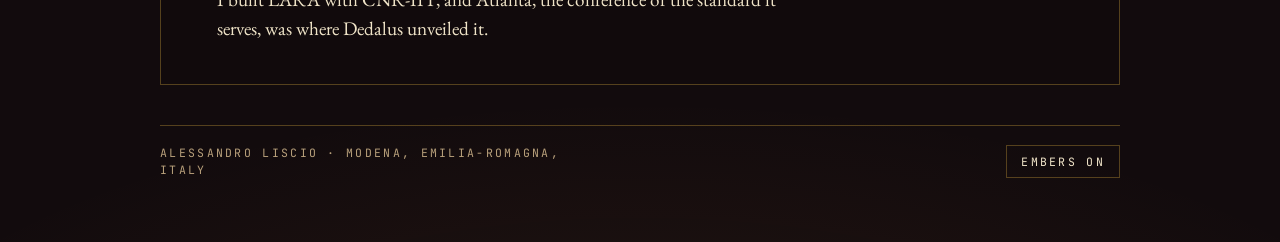
<file: articles/loinc-atlanta-2023.html>
<!doctype html>
<html lang='en'><head><meta charset='utf-8'><meta name='viewport' content='width=device-width,initial-scale=1'><title>LOINC Conference, Atlanta: first presentation of LARA</title><link rel='stylesheet' href='../site.css'><script src='../site.js' defer></script><link rel='icon' type='image/jpeg' href='../avatar.jpg'><meta property='og:image' content='https://alessandroliscio.github.io/avatar.jpg'></head>
<body>
<canvas id='ambient' aria-hidden='true'></canvas>
<div class='wrap'>
<header class='mast'><a class='mark' href='../index.html#home'>Alessandro Liscio</a><nav aria-label='Site'><ul class='tabs'><li><a href='../index.html#home'>Home</a></li><li><a href='../index.html#cv'>CV</a></li><li><a href='../index.html#journal' aria-current='true'>Journal</a></li></ul></nav></header>
<main>
<article class='folio'><a class='back' href='../index.html#journal'>All stories</a>
<div class='post'><p class='label'>2023</p><h1 class='post-title'>LOINC Conference, Atlanta: first presentation of LARA</h1><p class='lead'>LARA at the LOINC Conference in Atlanta</p><svg class='divider' viewBox='0 0 600 40' fill='none' stroke='currentColor' stroke-width='1.6' stroke-linecap='round' aria-hidden='true'><path d='M0 20H286M314 20H600' opacity='.5'/><path d='M300 2L311 20L300 38L289 20Z' fill='currentColor' stroke='none'/><circle cx='300' cy='20' r='3' stroke='none'/></svg>
<div class='post-body'>
<p>On Thursday 19 October 2023, at the LOINC Conference in Atlanta, I presented LARA. LARA was developed by Dedalus together with CNR-LOINC Italia, and its goal is better semantic interoperability in healthcare data: making the standardisation of laboratory data simpler.</p>
<figure><img src='img/atlanta-1.jpg' alt='Presenting at the LOINC Conference in Atlanta' loading='lazy'><figcaption>Presenting at the LOINC Conference in Atlanta</figcaption></figure>
<h2>The problem</h2>
<p>Clinical laboratories use their own local names for tests. Each name has to be mapped to a LOINC code. Done by hand, this is slow and error-prone.</p>
<h2>What LARA does</h2>
<p>LARA is an AI assistant that suggests LOINC codes for local laboratory test names, in more than one language. The people doing the mapping review the suggestions and decide.</p>
<h2>The occasion</h2>
<p>I built LARA with CNR-IIT, and Atlanta, the conference of the standard it serves, was where Dedalus unveiled it.</p>
</div></div></article>
</main>
<footer class='foot'><p class='label'>Alessandro Liscio · Modena, Emilia-Romagna, Italy</p><button class='toggle' id='motion-toggle' type='button' hidden>Embers on</button></footer>
</div>
</body></html>
</file>
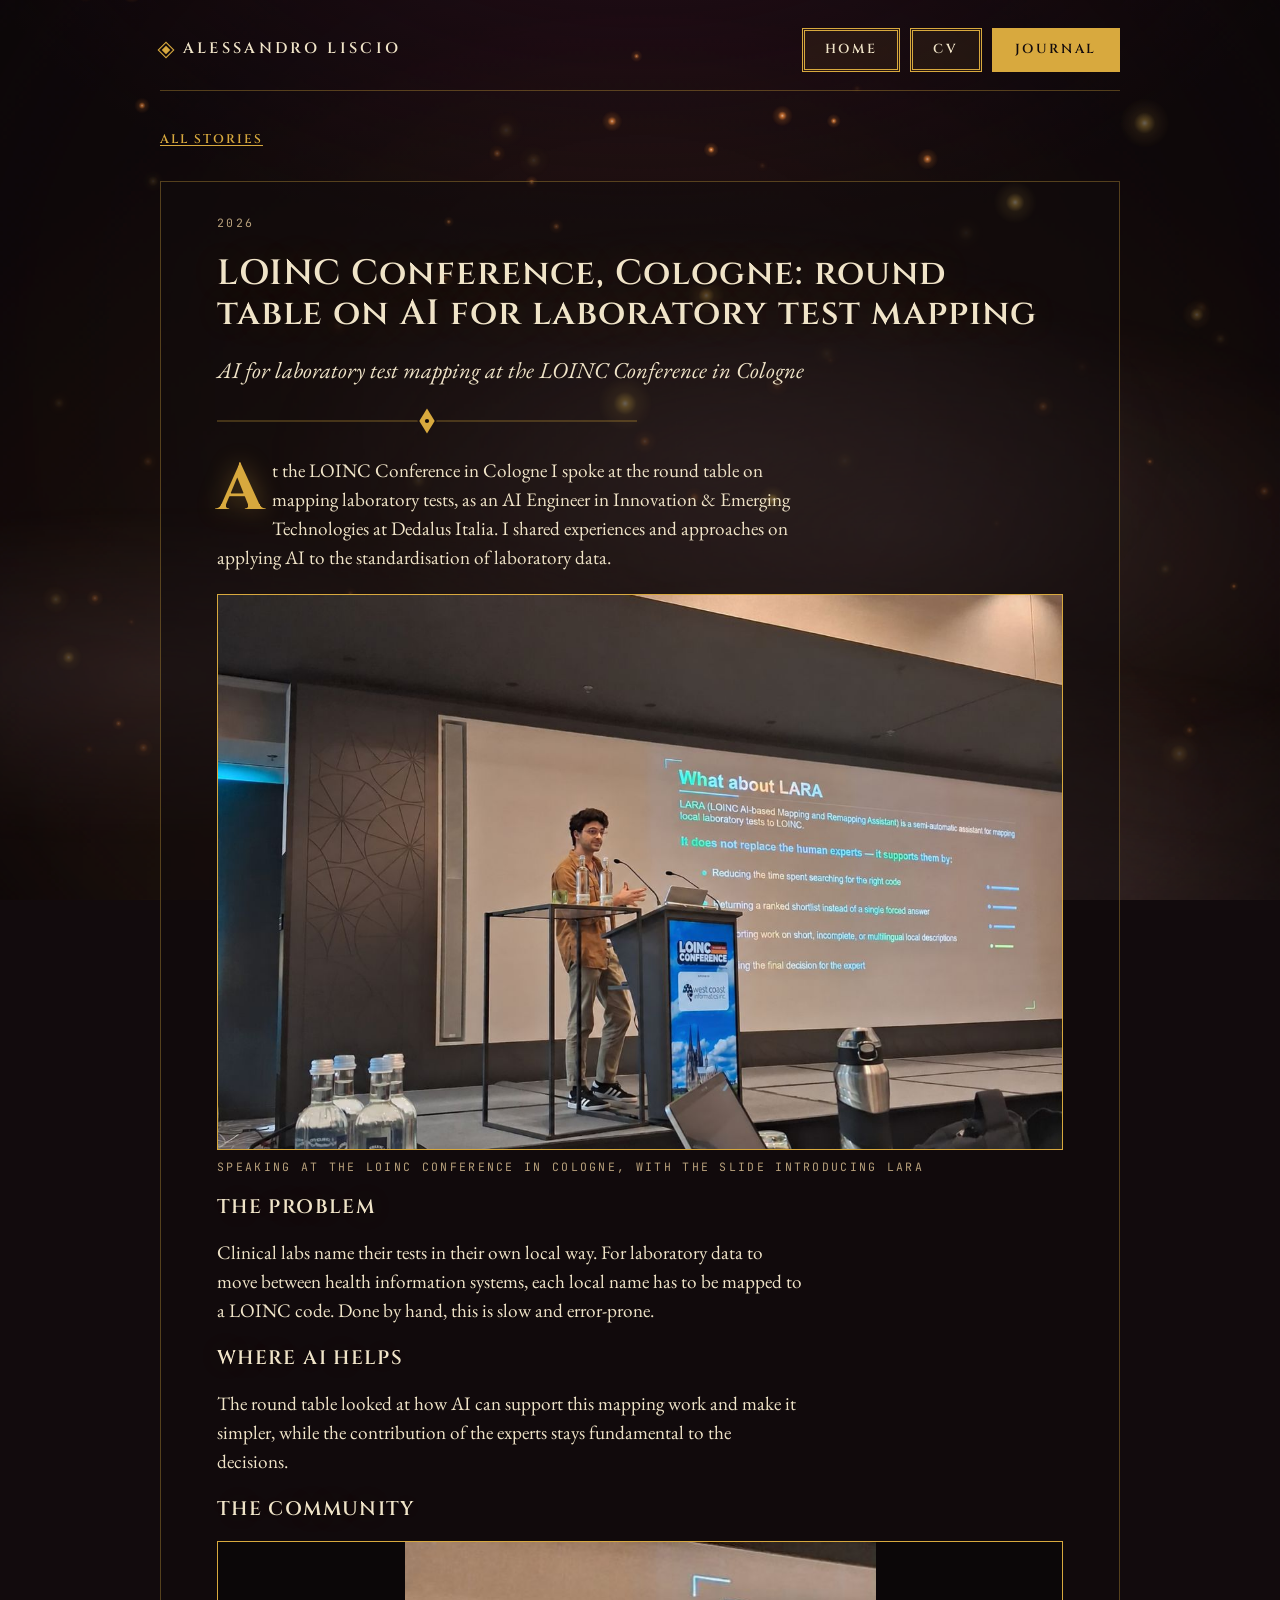
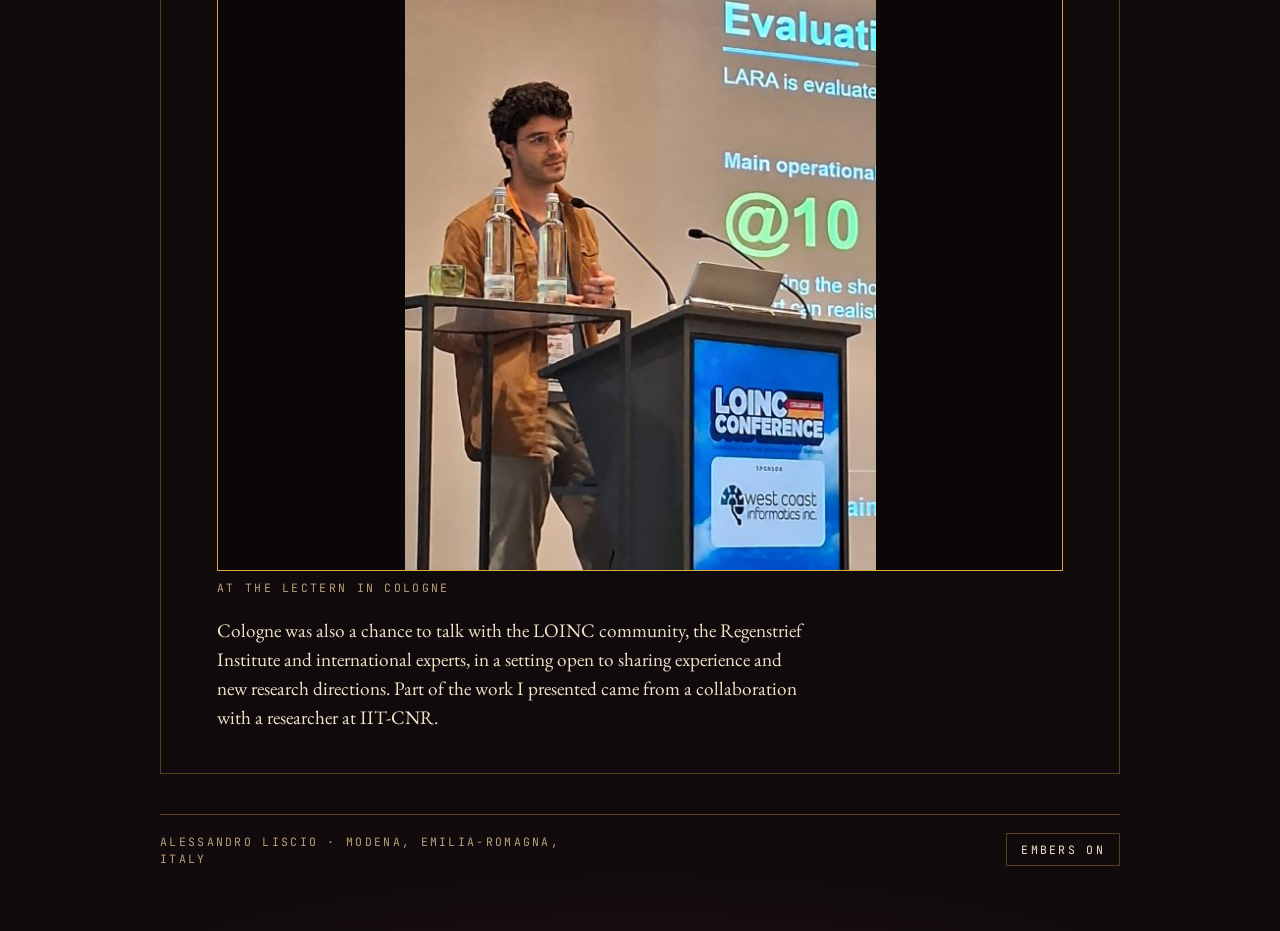
<file: articles/loinc-cologne-2026.html>
<!doctype html>
<html lang='en'><head><meta charset='utf-8'><meta name='viewport' content='width=device-width,initial-scale=1'><title>LOINC Conference, Cologne: round table on AI for laboratory test mapping</title><link rel='stylesheet' href='../site.css'><script src='../site.js' defer></script><link rel='icon' type='image/jpeg' href='../avatar.jpg'><meta property='og:image' content='https://alessandroliscio.github.io/avatar.jpg'></head>
<body>
<canvas id='ambient' aria-hidden='true'></canvas>
<div class='wrap'>
<header class='mast'><a class='mark' href='../index.html#home'>Alessandro Liscio</a><nav aria-label='Site'><ul class='tabs'><li><a href='../index.html#home'>Home</a></li><li><a href='../index.html#cv'>CV</a></li><li><a href='../index.html#journal' aria-current='true'>Journal</a></li></ul></nav></header>
<main>
<article class='folio'><a class='back' href='../index.html#journal'>All stories</a>
<div class='post'><p class='label'>2026</p><h1 class='post-title'>LOINC Conference, Cologne: round table on AI for laboratory test mapping</h1><p class='lead'>AI for laboratory test mapping at the LOINC Conference in Cologne</p><svg class='divider' viewBox='0 0 600 40' fill='none' stroke='currentColor' stroke-width='1.6' stroke-linecap='round' aria-hidden='true'><path d='M0 20H286M314 20H600' opacity='.5'/><path d='M300 2L311 20L300 38L289 20Z' fill='currentColor' stroke='none'/><circle cx='300' cy='20' r='3' stroke='none'/></svg>
<div class='post-body'>
<p>At the LOINC Conference in Cologne I spoke at the round table on mapping laboratory tests, as an AI Engineer in Innovation &amp; Emerging Technologies at Dedalus Italia. I shared experiences and approaches on applying AI to the standardisation of laboratory data.</p>
<figure><img src='img/cologne-1.jpg' alt='Speaking at the LOINC Conference in Cologne, with the slide introducing LARA' loading='lazy'><figcaption>Speaking at the LOINC Conference in Cologne, with the slide introducing LARA</figcaption></figure>
<h2>The problem</h2>
<p>Clinical labs name their tests in their own local way. For laboratory data to move between health information systems, each local name has to be mapped to a LOINC code. Done by hand, this is slow and error-prone.</p>
<h2>Where AI helps</h2>
<p>The round table looked at how AI can support this mapping work and make it simpler, while the contribution of the experts stays fundamental to the decisions.</p>
<h2>The community</h2>
<figure><img src='img/cologne-2.jpg' alt='At the lectern in Cologne' loading='lazy'><figcaption>At the lectern in Cologne</figcaption></figure>
<p>Cologne was also a chance to talk with the LOINC community, the Regenstrief Institute and international experts, in a setting open to sharing experience and new research directions. Part of the work I presented came from a collaboration with a researcher at IIT-CNR.</p>
</div></div></article>
</main>
<footer class='foot'><p class='label'>Alessandro Liscio · Modena, Emilia-Romagna, Italy</p><button class='toggle' id='motion-toggle' type='button' hidden>Embers on</button></footer>
</div>
</body></html>
</file>
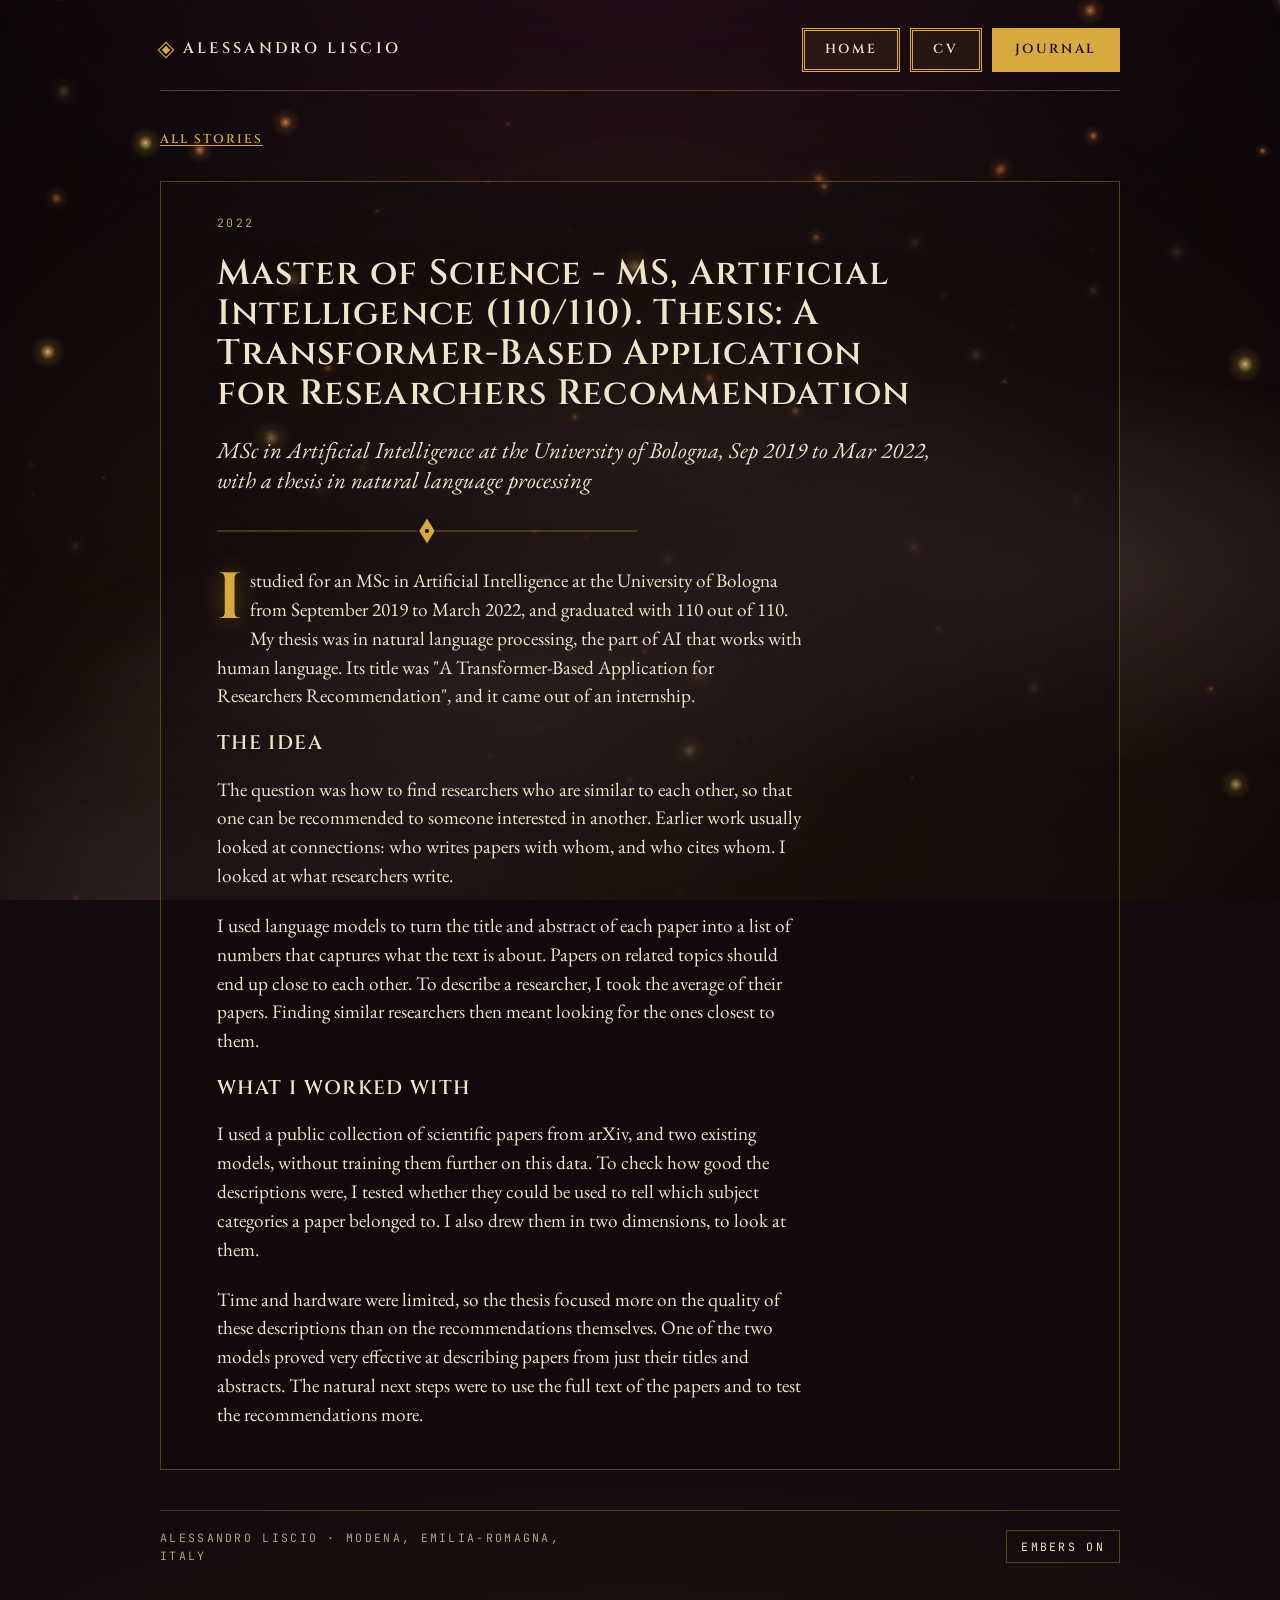
<file: articles/msc-bologna.html>
<!doctype html>
<html lang='en'><head><meta charset='utf-8'><meta name='viewport' content='width=device-width,initial-scale=1'><title>Master of Science - MS, Artificial Intelligence (110/110). Thesis: A Transformer-Based Application for Researchers Recommendation</title><link rel='stylesheet' href='../site.css'><script src='../site.js' defer></script><link rel='icon' type='image/jpeg' href='../avatar.jpg'><meta property='og:image' content='https://alessandroliscio.github.io/avatar.jpg'></head>
<body>
<canvas id='ambient' aria-hidden='true'></canvas>
<div class='wrap'>
<header class='mast'><a class='mark' href='../index.html#home'>Alessandro Liscio</a><nav aria-label='Site'><ul class='tabs'><li><a href='../index.html#home'>Home</a></li><li><a href='../index.html#cv'>CV</a></li><li><a href='../index.html#journal' aria-current='true'>Journal</a></li></ul></nav></header>
<main>
<article class='folio'><a class='back' href='../index.html#journal'>All stories</a>
<div class='post'><p class='label'>2022</p><h1 class='post-title'>Master of Science - MS, Artificial Intelligence (110/110). Thesis: A Transformer-Based Application for Researchers Recommendation</h1><p class='lead'>MSc in Artificial Intelligence at the University of Bologna, Sep 2019 to Mar 2022, with a thesis in natural language processing</p><svg class='divider' viewBox='0 0 600 40' fill='none' stroke='currentColor' stroke-width='1.6' stroke-linecap='round' aria-hidden='true'><path d='M0 20H286M314 20H600' opacity='.5'/><path d='M300 2L311 20L300 38L289 20Z' fill='currentColor' stroke='none'/><circle cx='300' cy='20' r='3' stroke='none'/></svg>
<div class='post-body'>
<p>I studied for an MSc in Artificial Intelligence at the University of Bologna from September 2019 to March 2022, and graduated with 110 out of 110. My thesis was in natural language processing, the part of AI that works with human language. Its title was &quot;A Transformer-Based Application for Researchers Recommendation&quot;, and it came out of an internship.</p>
<h2>The idea</h2>
<p>The question was how to find researchers who are similar to each other, so that one can be recommended to someone interested in another. Earlier work usually looked at connections: who writes papers with whom, and who cites whom. I looked at what researchers write.</p>
<p>I used language models to turn the title and abstract of each paper into a list of numbers that captures what the text is about. Papers on related topics should end up close to each other. To describe a researcher, I took the average of their papers. Finding similar researchers then meant looking for the ones closest to them.</p>
<h2>What I worked with</h2>
<p>I used a public collection of scientific papers from arXiv, and two existing models, without training them further on this data. To check how good the descriptions were, I tested whether they could be used to tell which subject categories a paper belonged to. I also drew them in two dimensions, to look at them.</p>
<p>Time and hardware were limited, so the thesis focused more on the quality of these descriptions than on the recommendations themselves. One of the two models proved very effective at describing papers from just their titles and abstracts. The natural next steps were to use the full text of the papers and to test the recommendations more.</p>
</div></div></article>
</main>
<footer class='foot'><p class='label'>Alessandro Liscio · Modena, Emilia-Romagna, Italy</p><button class='toggle' id='motion-toggle' type='button' hidden>Embers on</button></footer>
</div>
</body></html>
</file>
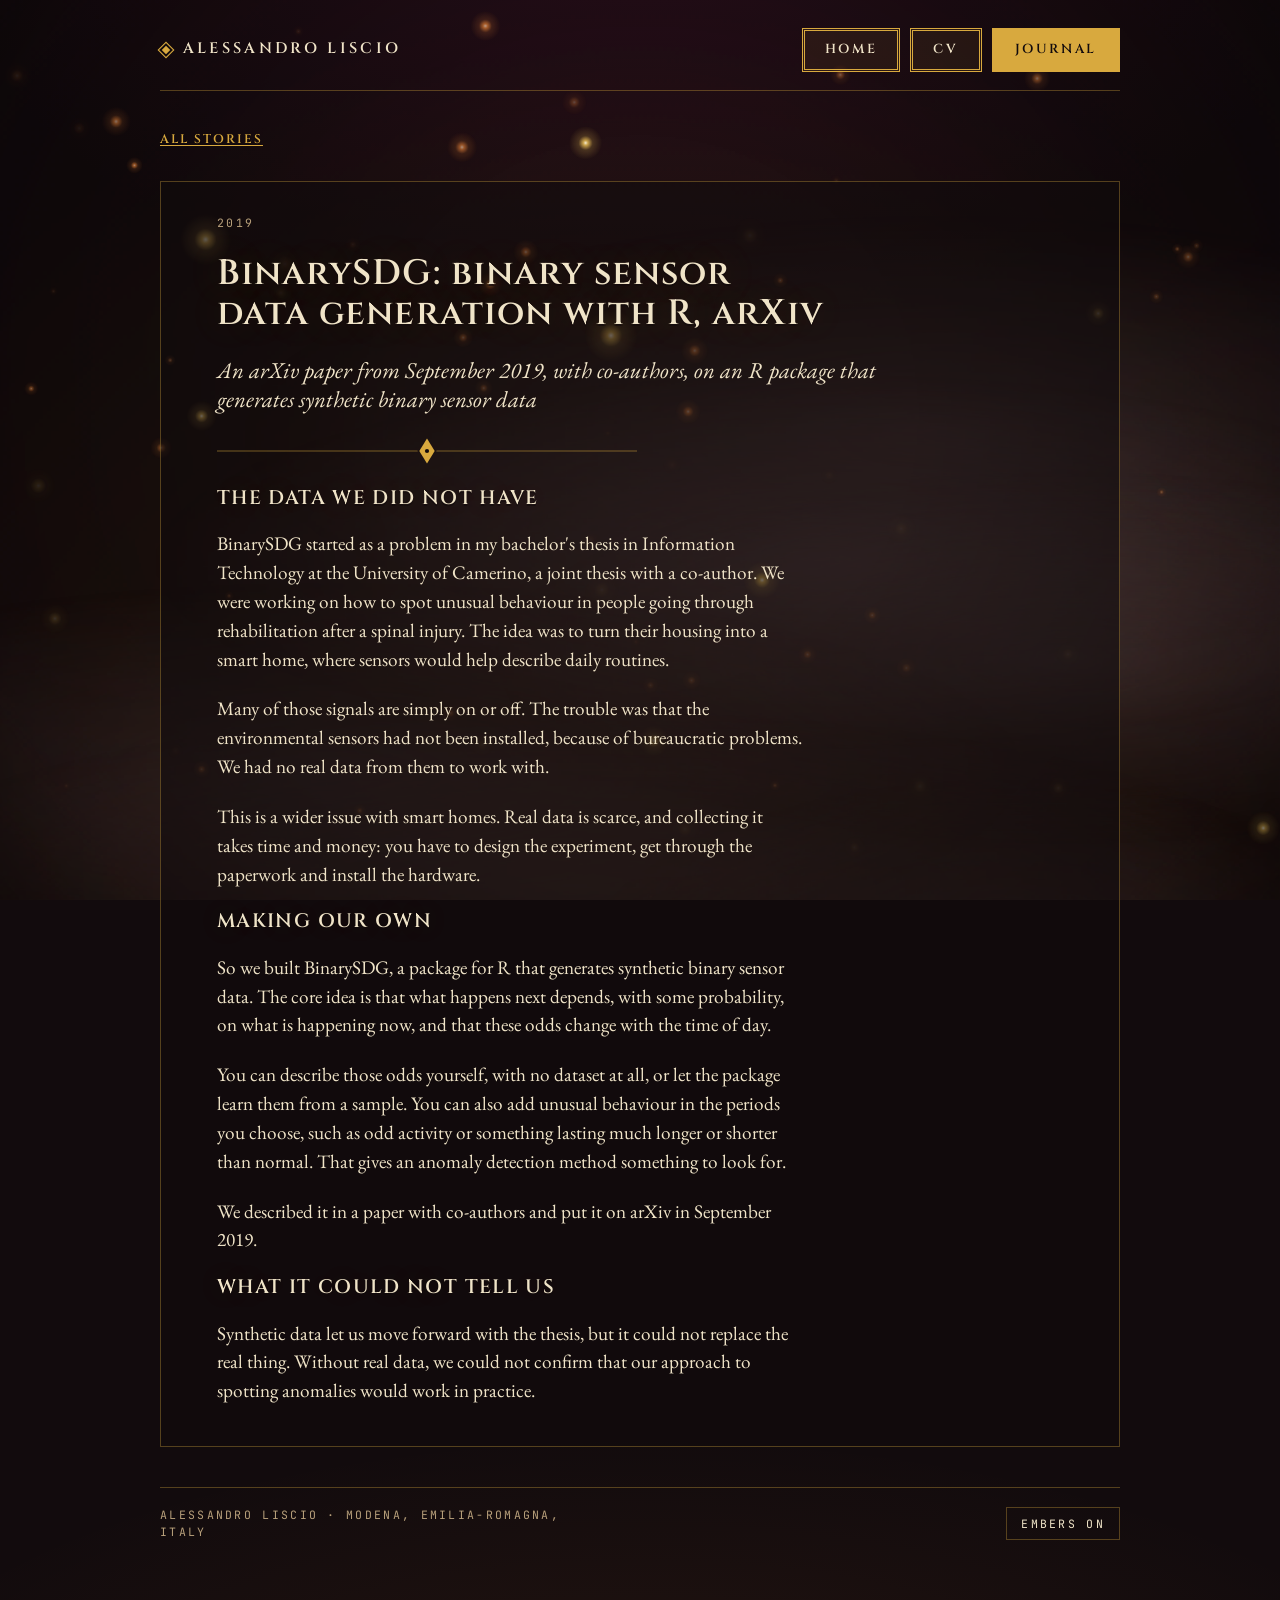
<file: articles/paper-binarysdg.html>
<!doctype html>
<html lang='en'><head><meta charset='utf-8'><meta name='viewport' content='width=device-width,initial-scale=1'><title>BinarySDG: binary sensor data generation with R, arXiv</title><link rel='stylesheet' href='../site.css'><script src='../site.js' defer></script><link rel='icon' type='image/jpeg' href='../avatar.jpg'><meta property='og:image' content='https://alessandroliscio.github.io/avatar.jpg'></head>
<body>
<canvas id='ambient' aria-hidden='true'></canvas>
<div class='wrap'>
<header class='mast'><a class='mark' href='../index.html#home'>Alessandro Liscio</a><nav aria-label='Site'><ul class='tabs'><li><a href='../index.html#home'>Home</a></li><li><a href='../index.html#cv'>CV</a></li><li><a href='../index.html#journal' aria-current='true'>Journal</a></li></ul></nav></header>
<main>
<article class='folio'><a class='back' href='../index.html#journal'>All stories</a>
<div class='post'><p class='label'>2019</p><h1 class='post-title'>BinarySDG: binary sensor data generation with R, arXiv</h1><p class='lead'>An arXiv paper from September 2019, with co-authors, on an R package that generates synthetic binary sensor data</p><svg class='divider' viewBox='0 0 600 40' fill='none' stroke='currentColor' stroke-width='1.6' stroke-linecap='round' aria-hidden='true'><path d='M0 20H286M314 20H600' opacity='.5'/><path d='M300 2L311 20L300 38L289 20Z' fill='currentColor' stroke='none'/><circle cx='300' cy='20' r='3' stroke='none'/></svg>
<div class='post-body'>
<h2>The data we did not have</h2>
<p>BinarySDG started as a problem in my bachelor&#x27;s thesis in Information Technology at the University of Camerino, a joint thesis with a co-author. We were working on how to spot unusual behaviour in people going through rehabilitation after a spinal injury. The idea was to turn their housing into a smart home, where sensors would help describe daily routines.</p>
<p>Many of those signals are simply on or off. The trouble was that the environmental sensors had not been installed, because of bureaucratic problems. We had no real data from them to work with.</p>
<p>This is a wider issue with smart homes. Real data is scarce, and collecting it takes time and money: you have to design the experiment, get through the paperwork and install the hardware.</p>
<h2>Making our own</h2>
<p>So we built BinarySDG, a package for R that generates synthetic binary sensor data. The core idea is that what happens next depends, with some probability, on what is happening now, and that these odds change with the time of day.</p>
<p>You can describe those odds yourself, with no dataset at all, or let the package learn them from a sample. You can also add unusual behaviour in the periods you choose, such as odd activity or something lasting much longer or shorter than normal. That gives an anomaly detection method something to look for.</p>
<p>We described it in a paper with co-authors and put it on arXiv in September 2019.</p>
<h2>What it could not tell us</h2>
<p>Synthetic data let us move forward with the thesis, but it could not replace the real thing. Without real data, we could not confirm that our approach to spotting anomalies would work in practice.</p>
</div></div></article>
</main>
<footer class='foot'><p class='label'>Alessandro Liscio · Modena, Emilia-Romagna, Italy</p><button class='toggle' id='motion-toggle' type='button' hidden>Embers on</button></footer>
</div>
</body></html>
</file>
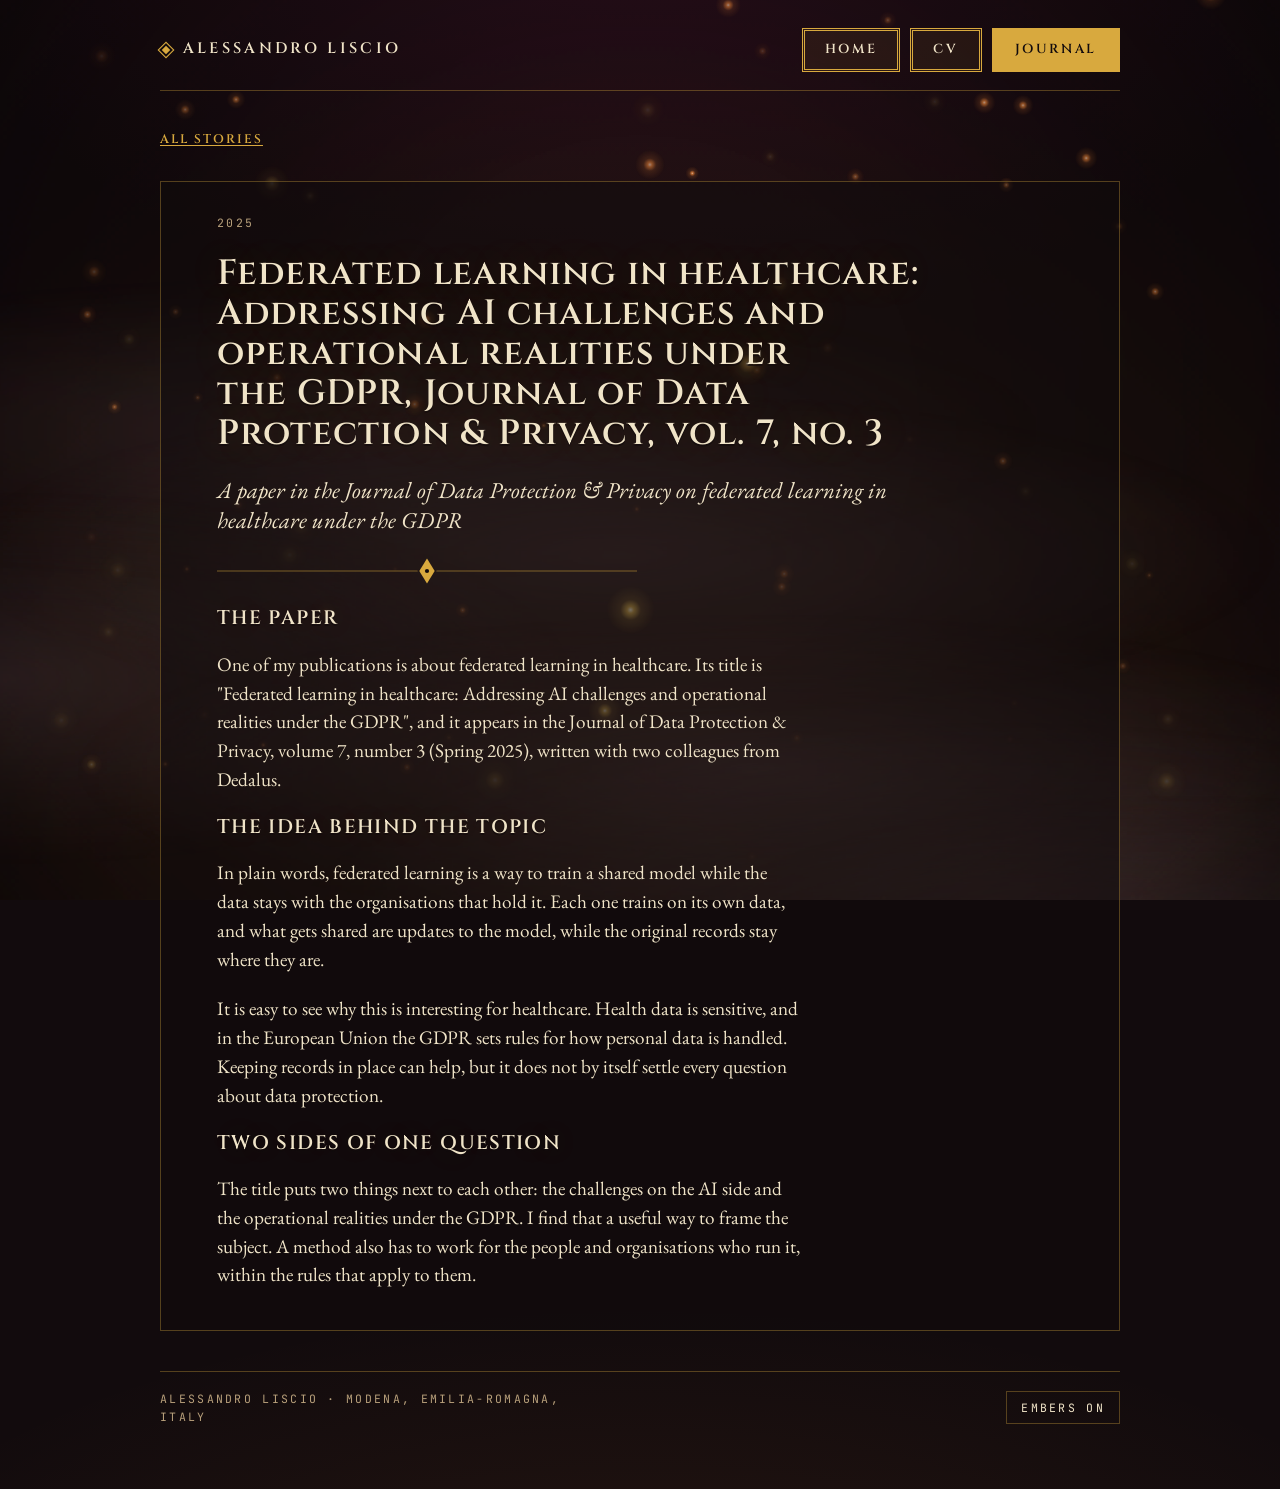
<file: articles/paper-federated-learning.html>
<!doctype html>
<html lang='en'><head><meta charset='utf-8'><meta name='viewport' content='width=device-width,initial-scale=1'><title>Federated learning in healthcare: Addressing AI challenges and operational realities under the GDPR, Journal of Data Protection &amp; Privacy, vol. 7, no. 3</title><link rel='stylesheet' href='../site.css'><script src='../site.js' defer></script><link rel='icon' type='image/jpeg' href='../avatar.jpg'><meta property='og:image' content='https://alessandroliscio.github.io/avatar.jpg'></head>
<body>
<canvas id='ambient' aria-hidden='true'></canvas>
<div class='wrap'>
<header class='mast'><a class='mark' href='../index.html#home'>Alessandro Liscio</a><nav aria-label='Site'><ul class='tabs'><li><a href='../index.html#home'>Home</a></li><li><a href='../index.html#cv'>CV</a></li><li><a href='../index.html#journal' aria-current='true'>Journal</a></li></ul></nav></header>
<main>
<article class='folio'><a class='back' href='../index.html#journal'>All stories</a>
<div class='post'><p class='label'>2025</p><h1 class='post-title'>Federated learning in healthcare: Addressing AI challenges and operational realities under the GDPR, Journal of Data Protection &amp; Privacy, vol. 7, no. 3</h1><p class='lead'>A paper in the Journal of Data Protection &amp; Privacy on federated learning in healthcare under the GDPR</p><svg class='divider' viewBox='0 0 600 40' fill='none' stroke='currentColor' stroke-width='1.6' stroke-linecap='round' aria-hidden='true'><path d='M0 20H286M314 20H600' opacity='.5'/><path d='M300 2L311 20L300 38L289 20Z' fill='currentColor' stroke='none'/><circle cx='300' cy='20' r='3' stroke='none'/></svg>
<div class='post-body'>
<h2>The paper</h2>
<p>One of my publications is about federated learning in healthcare. Its title is &quot;Federated learning in healthcare: Addressing AI challenges and operational realities under the GDPR&quot;, and it appears in the Journal of Data Protection &amp; Privacy, volume 7, number 3 (Spring 2025), written with two colleagues from Dedalus.</p>
<h2>The idea behind the topic</h2>
<p>In plain words, federated learning is a way to train a shared model while the data stays with the organisations that hold it. Each one trains on its own data, and what gets shared are updates to the model, while the original records stay where they are.</p>
<p>It is easy to see why this is interesting for healthcare. Health data is sensitive, and in the European Union the GDPR sets rules for how personal data is handled. Keeping records in place can help, but it does not by itself settle every question about data protection.</p>
<h2>Two sides of one question</h2>
<p>The title puts two things next to each other: the challenges on the AI side and the operational realities under the GDPR. I find that a useful way to frame the subject. A method also has to work for the people and organisations who run it, within the rules that apply to them.</p>
</div></div></article>
</main>
<footer class='foot'><p class='label'>Alessandro Liscio · Modena, Emilia-Romagna, Italy</p><button class='toggle' id='motion-toggle' type='button' hidden>Embers on</button></footer>
</div>
</body></html>
</file>
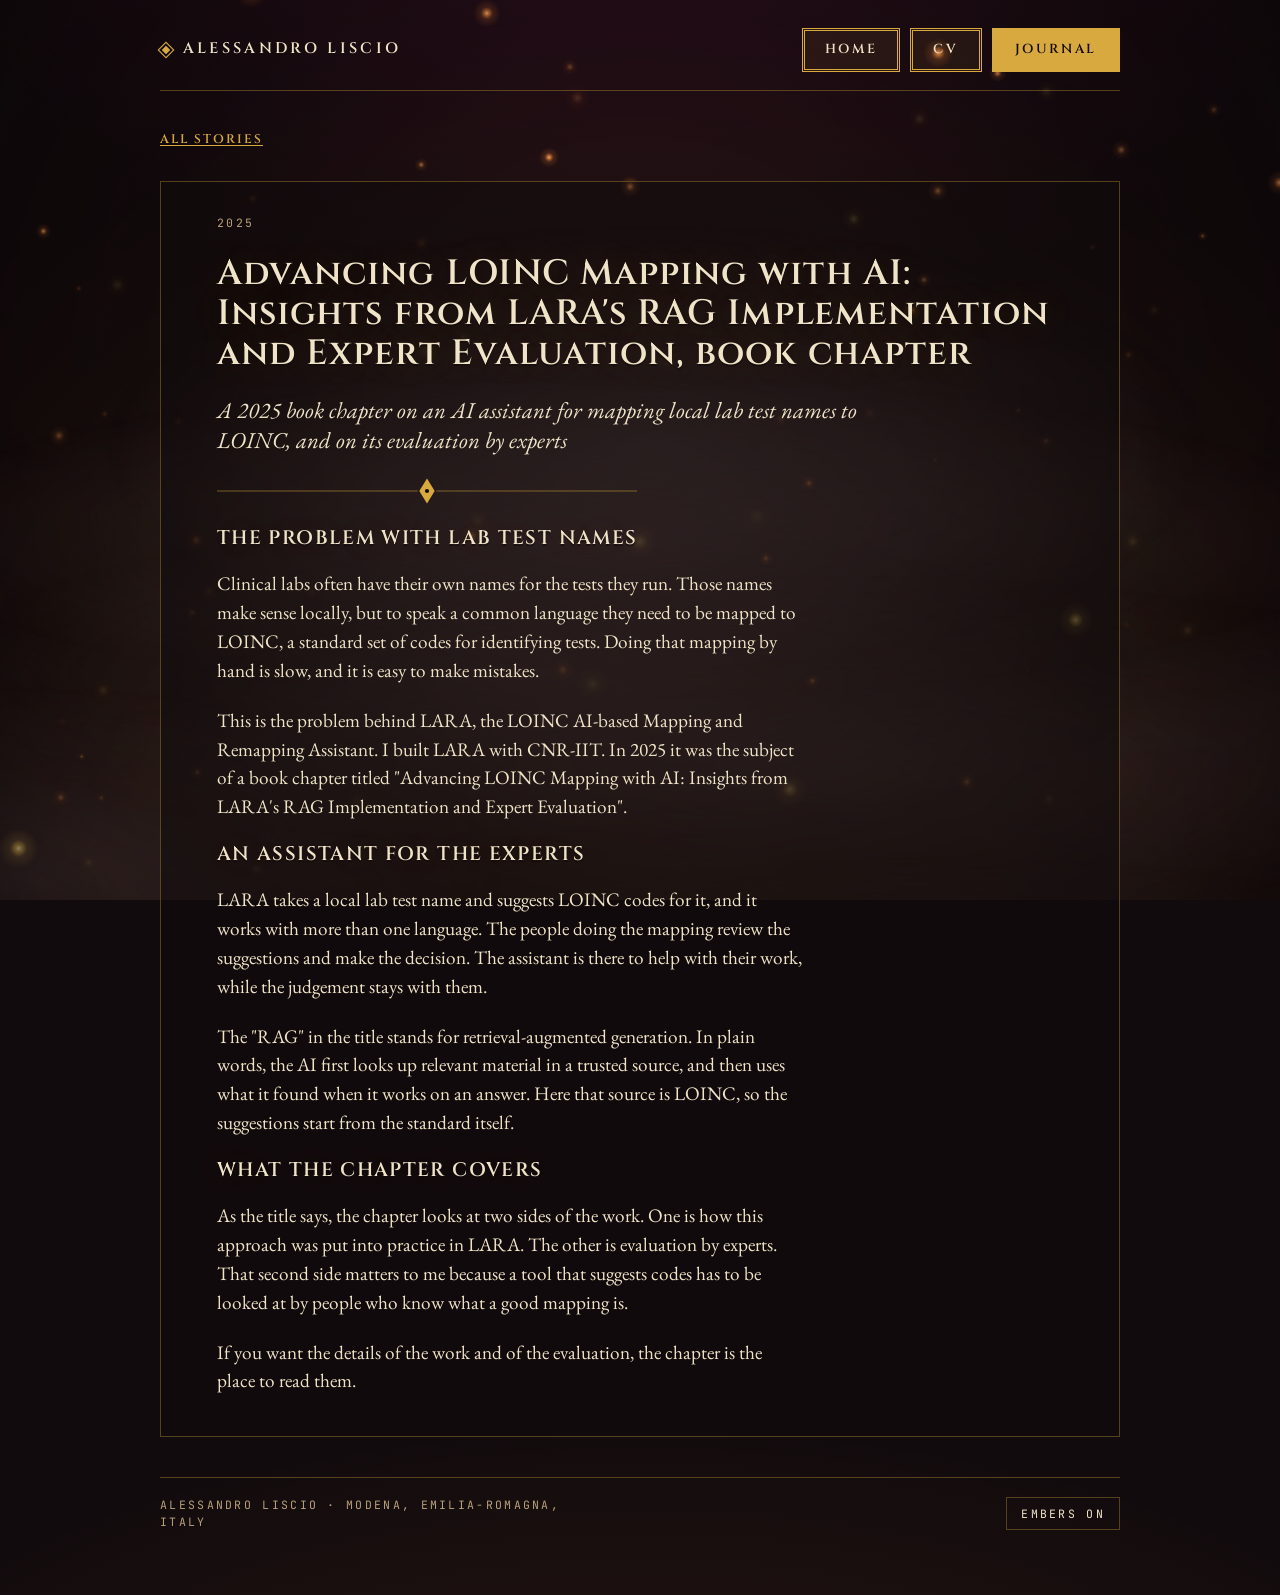
<file: articles/paper-lara-loinc.html>
<!doctype html>
<html lang='en'><head><meta charset='utf-8'><meta name='viewport' content='width=device-width,initial-scale=1'><title>Advancing LOINC Mapping with AI: Insights from LARA&#x27;s RAG Implementation and Expert Evaluation, book chapter</title><link rel='stylesheet' href='../site.css'><script src='../site.js' defer></script><link rel='icon' type='image/jpeg' href='../avatar.jpg'><meta property='og:image' content='https://alessandroliscio.github.io/avatar.jpg'></head>
<body>
<canvas id='ambient' aria-hidden='true'></canvas>
<div class='wrap'>
<header class='mast'><a class='mark' href='../index.html#home'>Alessandro Liscio</a><nav aria-label='Site'><ul class='tabs'><li><a href='../index.html#home'>Home</a></li><li><a href='../index.html#cv'>CV</a></li><li><a href='../index.html#journal' aria-current='true'>Journal</a></li></ul></nav></header>
<main>
<article class='folio'><a class='back' href='../index.html#journal'>All stories</a>
<div class='post'><p class='label'>2025</p><h1 class='post-title'>Advancing LOINC Mapping with AI: Insights from LARA&#x27;s RAG Implementation and Expert Evaluation, book chapter</h1><p class='lead'>A 2025 book chapter on an AI assistant for mapping local lab test names to LOINC, and on its evaluation by experts</p><svg class='divider' viewBox='0 0 600 40' fill='none' stroke='currentColor' stroke-width='1.6' stroke-linecap='round' aria-hidden='true'><path d='M0 20H286M314 20H600' opacity='.5'/><path d='M300 2L311 20L300 38L289 20Z' fill='currentColor' stroke='none'/><circle cx='300' cy='20' r='3' stroke='none'/></svg>
<div class='post-body'>
<h2>The problem with lab test names</h2>
<p>Clinical labs often have their own names for the tests they run. Those names make sense locally, but to speak a common language they need to be mapped to LOINC, a standard set of codes for identifying tests. Doing that mapping by hand is slow, and it is easy to make mistakes.</p>
<p>This is the problem behind LARA, the LOINC AI-based Mapping and Remapping Assistant. I built LARA with CNR-IIT. In 2025 it was the subject of a book chapter titled &quot;Advancing LOINC Mapping with AI: Insights from LARA&#x27;s RAG Implementation and Expert Evaluation&quot;.</p>
<h2>An assistant for the experts</h2>
<p>LARA takes a local lab test name and suggests LOINC codes for it, and it works with more than one language. The people doing the mapping review the suggestions and make the decision. The assistant is there to help with their work, while the judgement stays with them.</p>
<p>The &quot;RAG&quot; in the title stands for retrieval-augmented generation. In plain words, the AI first looks up relevant material in a trusted source, and then uses what it found when it works on an answer. Here that source is LOINC, so the suggestions start from the standard itself.</p>
<h2>What the chapter covers</h2>
<p>As the title says, the chapter looks at two sides of the work. One is how this approach was put into practice in LARA. The other is evaluation by experts. That second side matters to me because a tool that suggests codes has to be looked at by people who know what a good mapping is.</p>
<p>If you want the details of the work and of the evaluation, the chapter is the place to read them.</p>
</div></div></article>
</main>
<footer class='foot'><p class='label'>Alessandro Liscio · Modena, Emilia-Romagna, Italy</p><button class='toggle' id='motion-toggle' type='button' hidden>Embers on</button></footer>
</div>
</body></html>
</file>
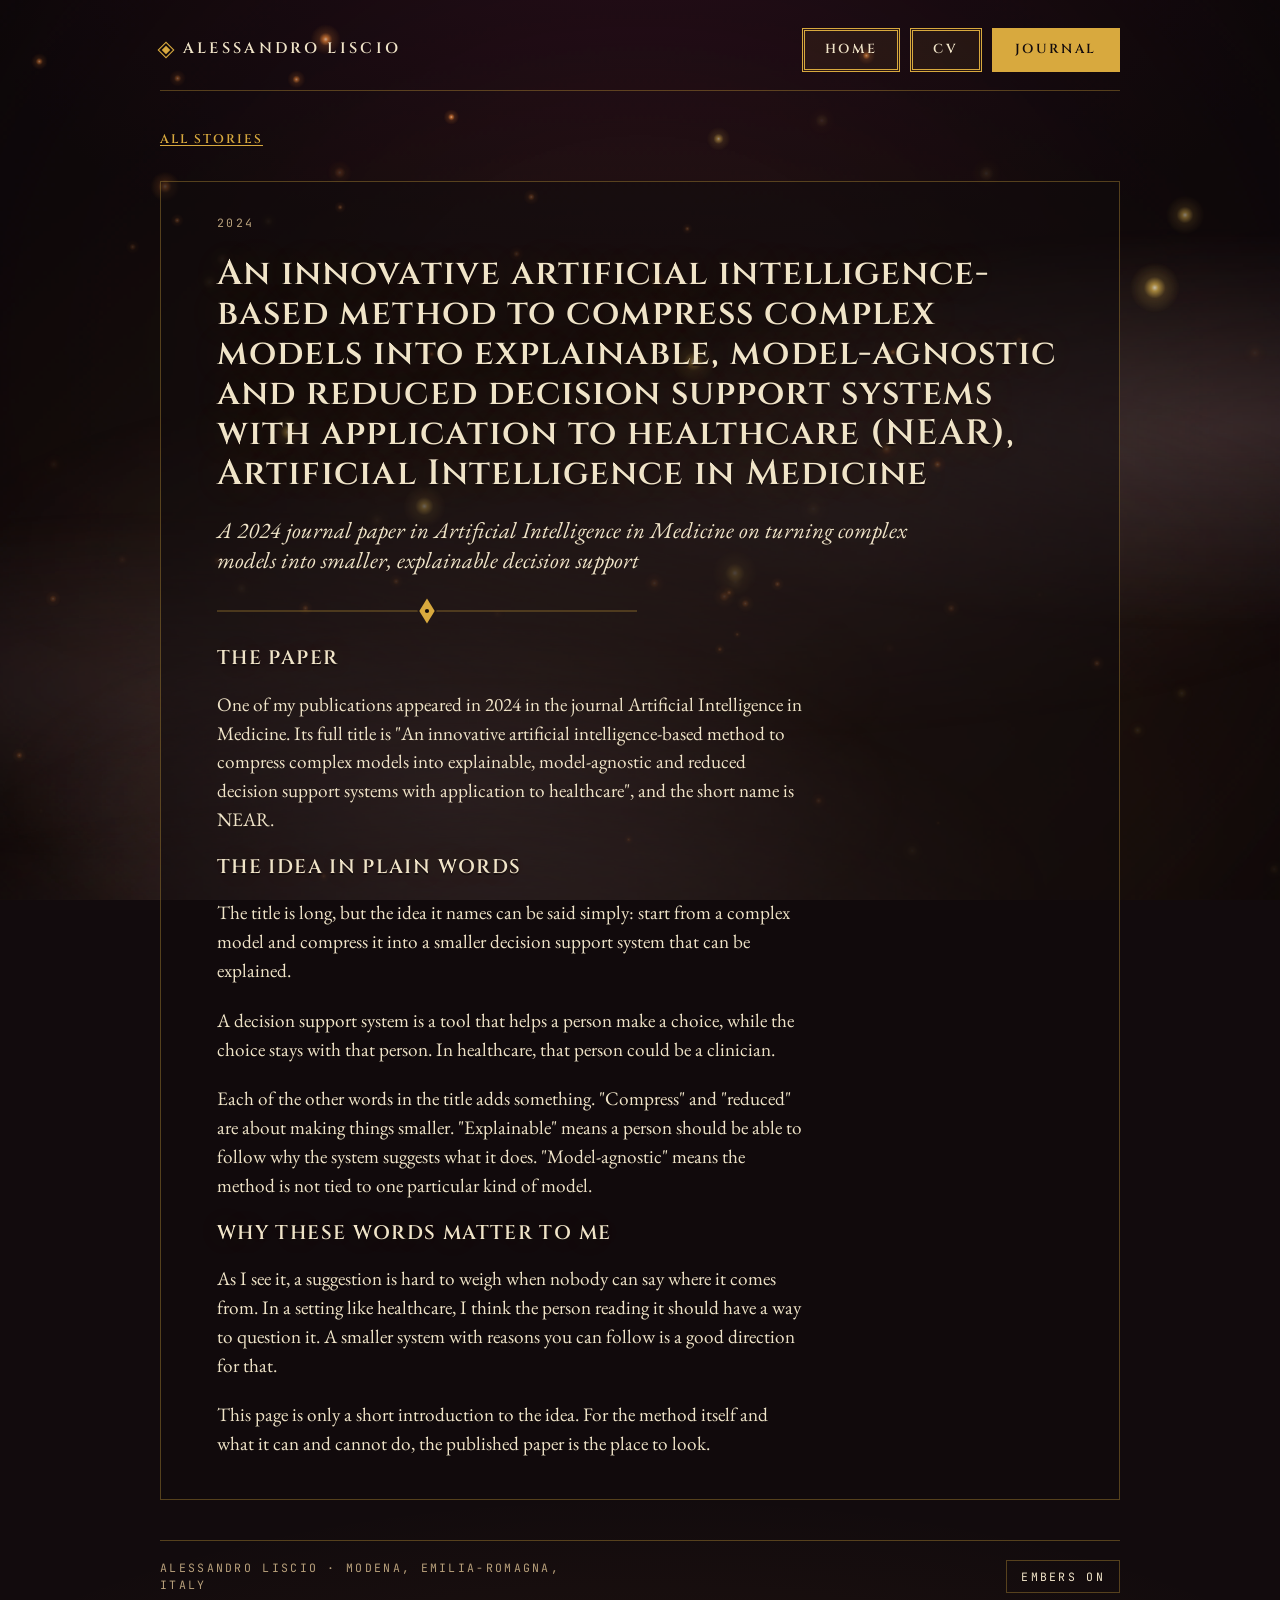
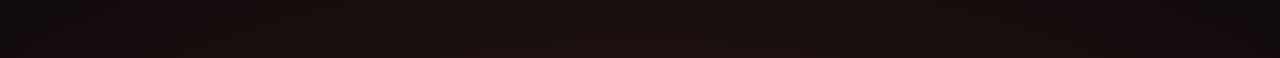
<file: articles/paper-near.html>
<!doctype html>
<html lang='en'><head><meta charset='utf-8'><meta name='viewport' content='width=device-width,initial-scale=1'><title>An innovative artificial intelligence-based method to compress complex models into explainable, model-agnostic and reduced decision support systems with application to healthcare (NEAR), Artificial Intelligence in Medicine</title><link rel='stylesheet' href='../site.css'><script src='../site.js' defer></script><link rel='icon' type='image/jpeg' href='../avatar.jpg'><meta property='og:image' content='https://alessandroliscio.github.io/avatar.jpg'></head>
<body>
<canvas id='ambient' aria-hidden='true'></canvas>
<div class='wrap'>
<header class='mast'><a class='mark' href='../index.html#home'>Alessandro Liscio</a><nav aria-label='Site'><ul class='tabs'><li><a href='../index.html#home'>Home</a></li><li><a href='../index.html#cv'>CV</a></li><li><a href='../index.html#journal' aria-current='true'>Journal</a></li></ul></nav></header>
<main>
<article class='folio'><a class='back' href='../index.html#journal'>All stories</a>
<div class='post'><p class='label'>2024</p><h1 class='post-title'>An innovative artificial intelligence-based method to compress complex models into explainable, model-agnostic and reduced decision support systems with application to healthcare (NEAR), Artificial Intelligence in Medicine</h1><p class='lead'>A 2024 journal paper in Artificial Intelligence in Medicine on turning complex models into smaller, explainable decision support</p><svg class='divider' viewBox='0 0 600 40' fill='none' stroke='currentColor' stroke-width='1.6' stroke-linecap='round' aria-hidden='true'><path d='M0 20H286M314 20H600' opacity='.5'/><path d='M300 2L311 20L300 38L289 20Z' fill='currentColor' stroke='none'/><circle cx='300' cy='20' r='3' stroke='none'/></svg>
<div class='post-body'>
<h2>The paper</h2>
<p>One of my publications appeared in 2024 in the journal Artificial Intelligence in Medicine. Its full title is &quot;An innovative artificial intelligence-based method to compress complex models into explainable, model-agnostic and reduced decision support systems with application to healthcare&quot;, and the short name is NEAR.</p>
<h2>The idea in plain words</h2>
<p>The title is long, but the idea it names can be said simply: start from a complex model and compress it into a smaller decision support system that can be explained.</p>
<p>A decision support system is a tool that helps a person make a choice, while the choice stays with that person. In healthcare, that person could be a clinician.</p>
<p>Each of the other words in the title adds something. &quot;Compress&quot; and &quot;reduced&quot; are about making things smaller. &quot;Explainable&quot; means a person should be able to follow why the system suggests what it does. &quot;Model-agnostic&quot; means the method is not tied to one particular kind of model.</p>
<h2>Why these words matter to me</h2>
<p>As I see it, a suggestion is hard to weigh when nobody can say where it comes from. In a setting like healthcare, I think the person reading it should have a way to question it. A smaller system with reasons you can follow is a good direction for that.</p>
<p>This page is only a short introduction to the idea. For the method itself and what it can and cannot do, the published paper is the place to look.</p>
</div></div></article>
</main>
<footer class='foot'><p class='label'>Alessandro Liscio · Modena, Emilia-Romagna, Italy</p><button class='toggle' id='motion-toggle' type='button' hidden>Embers on</button></footer>
</div>
</body></html>
</file>
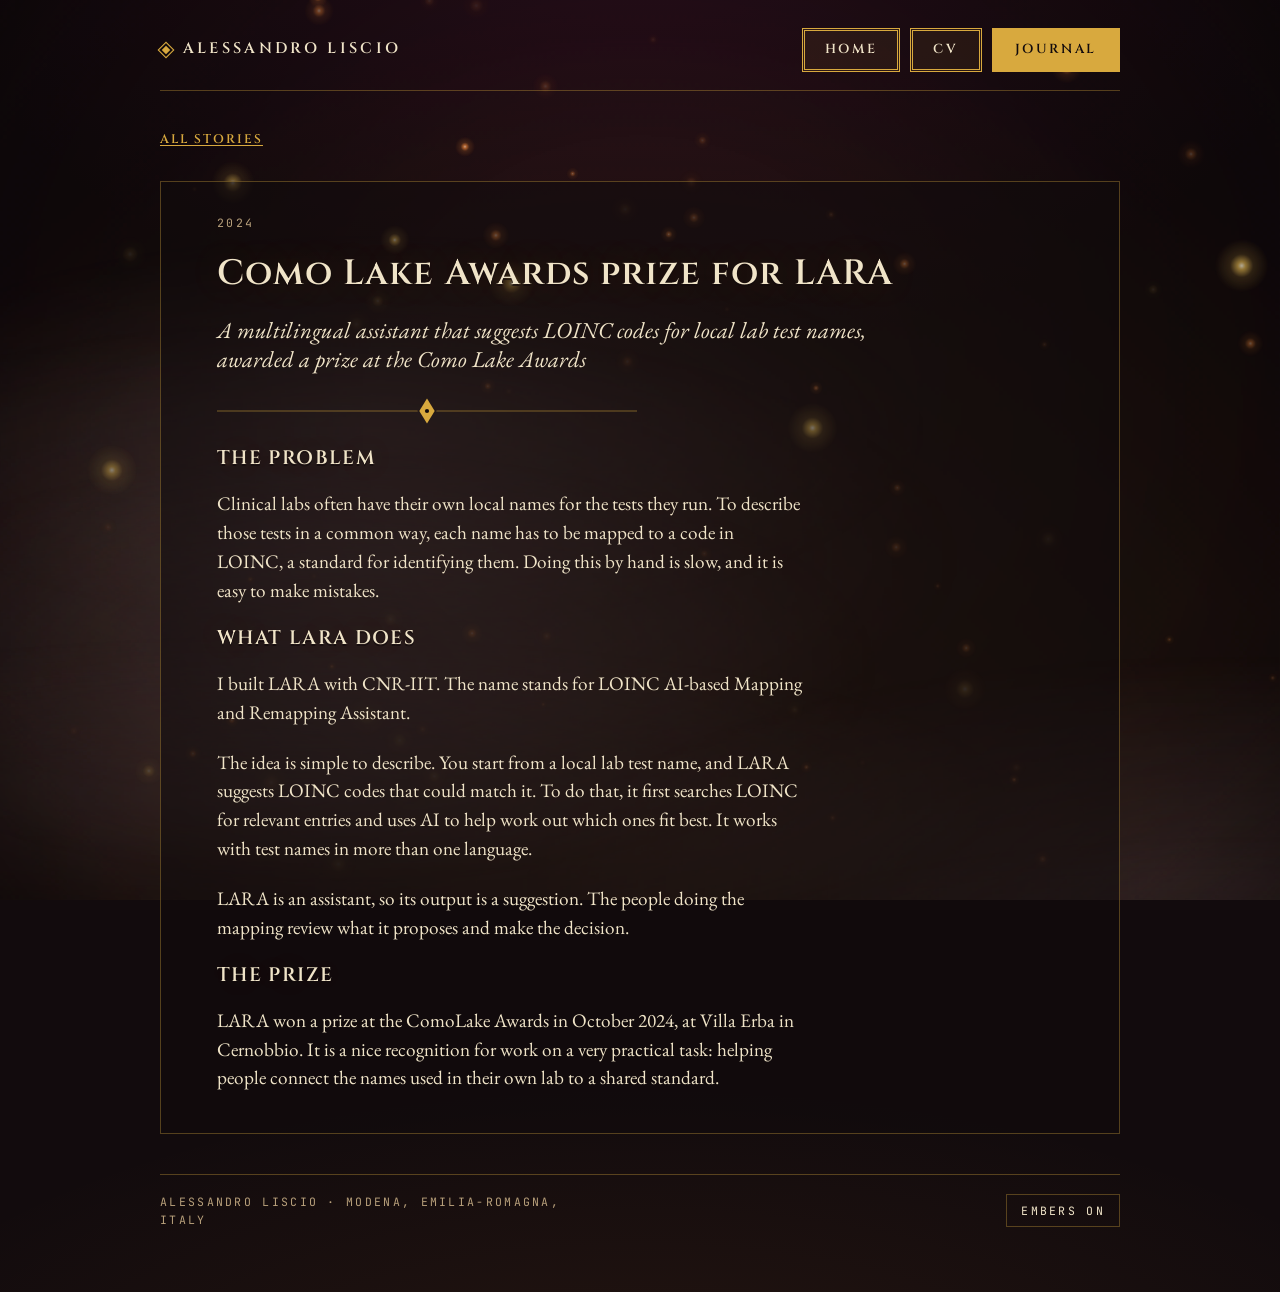
<file: articles/prize-como-lake.html>
<!doctype html>
<html lang='en'><head><meta charset='utf-8'><meta name='viewport' content='width=device-width,initial-scale=1'><title>Como Lake Awards prize for LARA</title><link rel='stylesheet' href='../site.css'><script src='../site.js' defer></script><link rel='icon' type='image/jpeg' href='../avatar.jpg'><meta property='og:image' content='https://alessandroliscio.github.io/avatar.jpg'></head>
<body>
<canvas id='ambient' aria-hidden='true'></canvas>
<div class='wrap'>
<header class='mast'><a class='mark' href='../index.html#home'>Alessandro Liscio</a><nav aria-label='Site'><ul class='tabs'><li><a href='../index.html#home'>Home</a></li><li><a href='../index.html#cv'>CV</a></li><li><a href='../index.html#journal' aria-current='true'>Journal</a></li></ul></nav></header>
<main>
<article class='folio'><a class='back' href='../index.html#journal'>All stories</a>
<div class='post'><p class='label'>2024</p><h1 class='post-title'>Como Lake Awards prize for LARA</h1><p class='lead'>A multilingual assistant that suggests LOINC codes for local lab test names, awarded a prize at the Como Lake Awards</p><svg class='divider' viewBox='0 0 600 40' fill='none' stroke='currentColor' stroke-width='1.6' stroke-linecap='round' aria-hidden='true'><path d='M0 20H286M314 20H600' opacity='.5'/><path d='M300 2L311 20L300 38L289 20Z' fill='currentColor' stroke='none'/><circle cx='300' cy='20' r='3' stroke='none'/></svg>
<div class='post-body'>
<h2>The problem</h2>
<p>Clinical labs often have their own local names for the tests they run. To describe those tests in a common way, each name has to be mapped to a code in LOINC, a standard for identifying them. Doing this by hand is slow, and it is easy to make mistakes.</p>
<h2>What LARA does</h2>
<p>I built LARA with CNR-IIT. The name stands for LOINC AI-based Mapping and Remapping Assistant.</p>
<p>The idea is simple to describe. You start from a local lab test name, and LARA suggests LOINC codes that could match it. To do that, it first searches LOINC for relevant entries and uses AI to help work out which ones fit best. It works with test names in more than one language.</p>
<p>LARA is an assistant, so its output is a suggestion. The people doing the mapping review what it proposes and make the decision.</p>
<h2>The prize</h2>
<p>LARA won a prize at the ComoLake Awards in October 2024, at Villa Erba in Cernobbio. It is a nice recognition for work on a very practical task: helping people connect the names used in their own lab to a shared standard.</p>
</div></div></article>
</main>
<footer class='foot'><p class='label'>Alessandro Liscio · Modena, Emilia-Romagna, Italy</p><button class='toggle' id='motion-toggle' type='button' hidden>Embers on</button></footer>
</div>
</body></html>
</file>
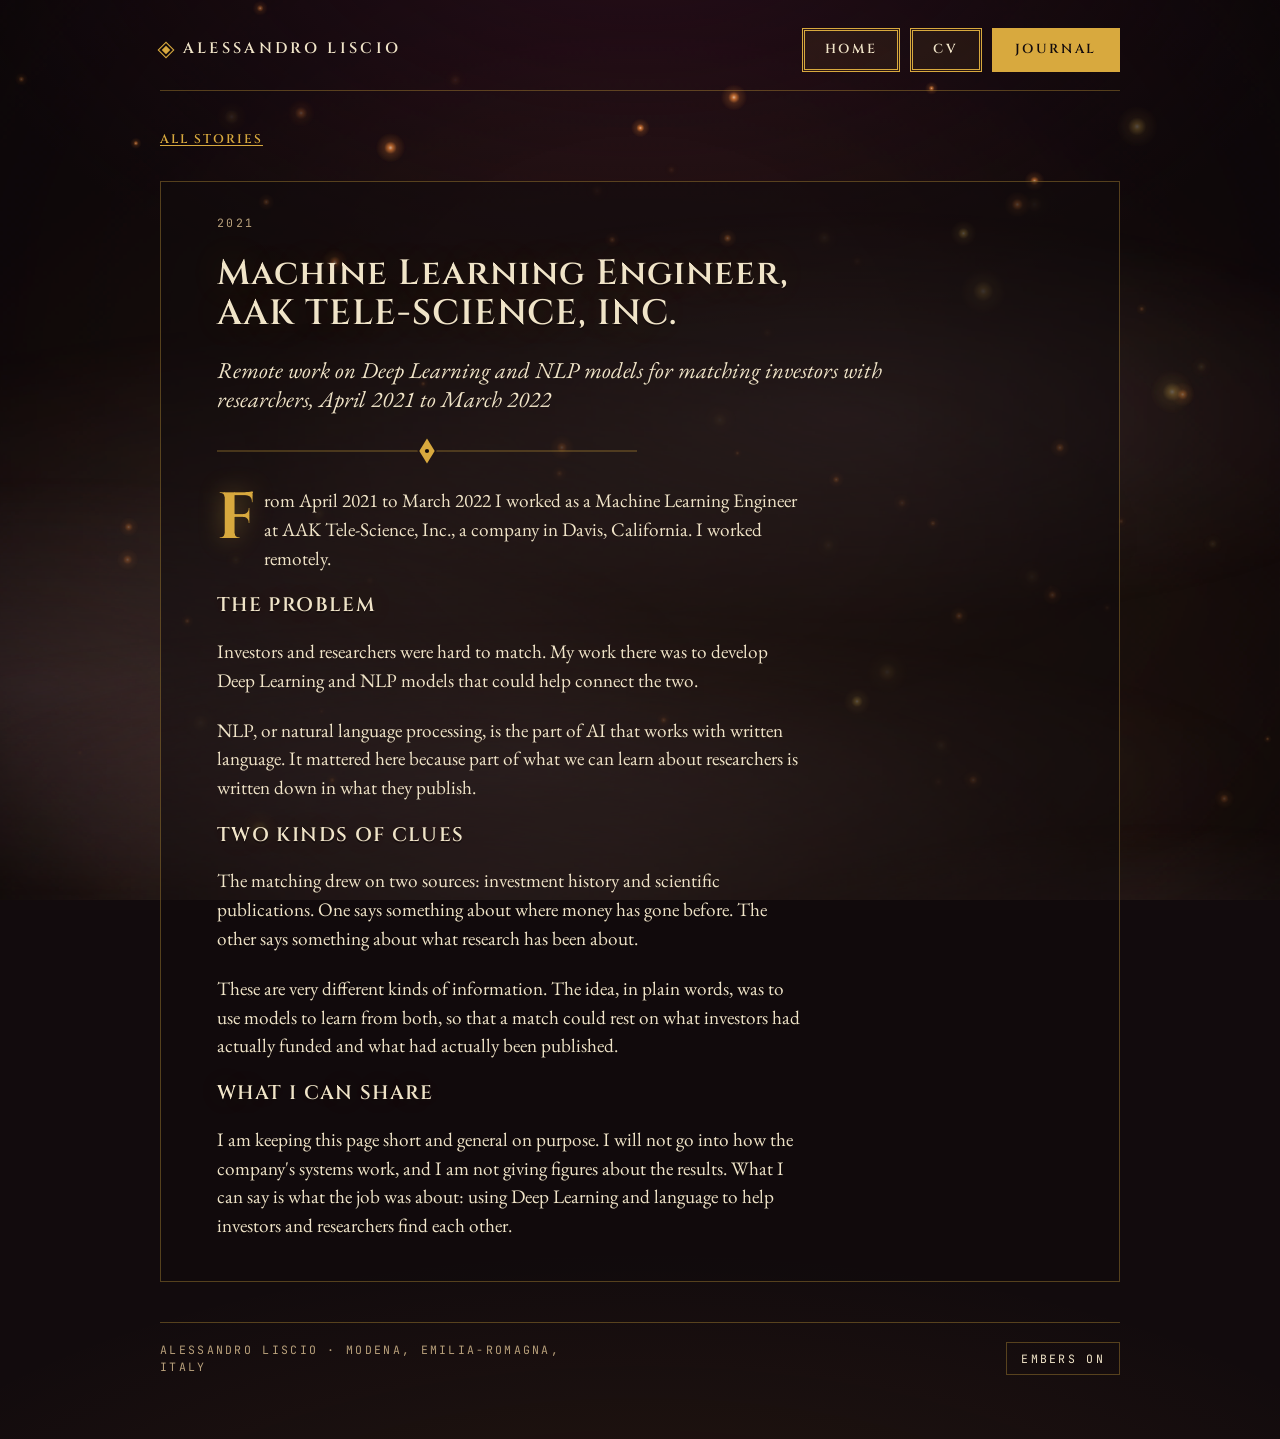
<file: articles/work-aak.html>
<!doctype html>
<html lang='en'><head><meta charset='utf-8'><meta name='viewport' content='width=device-width,initial-scale=1'><title>Machine Learning Engineer, AAK TELE-SCIENCE, INC.</title><link rel='stylesheet' href='../site.css'><script src='../site.js' defer></script><link rel='icon' type='image/jpeg' href='../avatar.jpg'><meta property='og:image' content='https://alessandroliscio.github.io/avatar.jpg'></head>
<body>
<canvas id='ambient' aria-hidden='true'></canvas>
<div class='wrap'>
<header class='mast'><a class='mark' href='../index.html#home'>Alessandro Liscio</a><nav aria-label='Site'><ul class='tabs'><li><a href='../index.html#home'>Home</a></li><li><a href='../index.html#cv'>CV</a></li><li><a href='../index.html#journal' aria-current='true'>Journal</a></li></ul></nav></header>
<main>
<article class='folio'><a class='back' href='../index.html#journal'>All stories</a>
<div class='post'><p class='label'>2021</p><h1 class='post-title'>Machine Learning Engineer, AAK TELE-SCIENCE, INC.</h1><p class='lead'>Remote work on Deep Learning and NLP models for matching investors with researchers, April 2021 to March 2022</p><svg class='divider' viewBox='0 0 600 40' fill='none' stroke='currentColor' stroke-width='1.6' stroke-linecap='round' aria-hidden='true'><path d='M0 20H286M314 20H600' opacity='.5'/><path d='M300 2L311 20L300 38L289 20Z' fill='currentColor' stroke='none'/><circle cx='300' cy='20' r='3' stroke='none'/></svg>
<div class='post-body'>
<p>From April 2021 to March 2022 I worked as a Machine Learning Engineer at AAK Tele-Science, Inc., a company in Davis, California. I worked remotely.</p>
<h2>The problem</h2>
<p>Investors and researchers were hard to match. My work there was to develop Deep Learning and NLP models that could help connect the two.</p>
<p>NLP, or natural language processing, is the part of AI that works with written language. It mattered here because part of what we can learn about researchers is written down in what they publish.</p>
<h2>Two kinds of clues</h2>
<p>The matching drew on two sources: investment history and scientific publications. One says something about where money has gone before. The other says something about what research has been about.</p>
<p>These are very different kinds of information. The idea, in plain words, was to use models to learn from both, so that a match could rest on what investors had actually funded and what had actually been published.</p>
<h2>What I can share</h2>
<p>I am keeping this page short and general on purpose. I will not go into how the company&#x27;s systems work, and I am not giving figures about the results. What I can say is what the job was about: using Deep Learning and language to help investors and researchers find each other.</p>
</div></div></article>
</main>
<footer class='foot'><p class='label'>Alessandro Liscio · Modena, Emilia-Romagna, Italy</p><button class='toggle' id='motion-toggle' type='button' hidden>Embers on</button></footer>
</div>
</body></html>
</file>
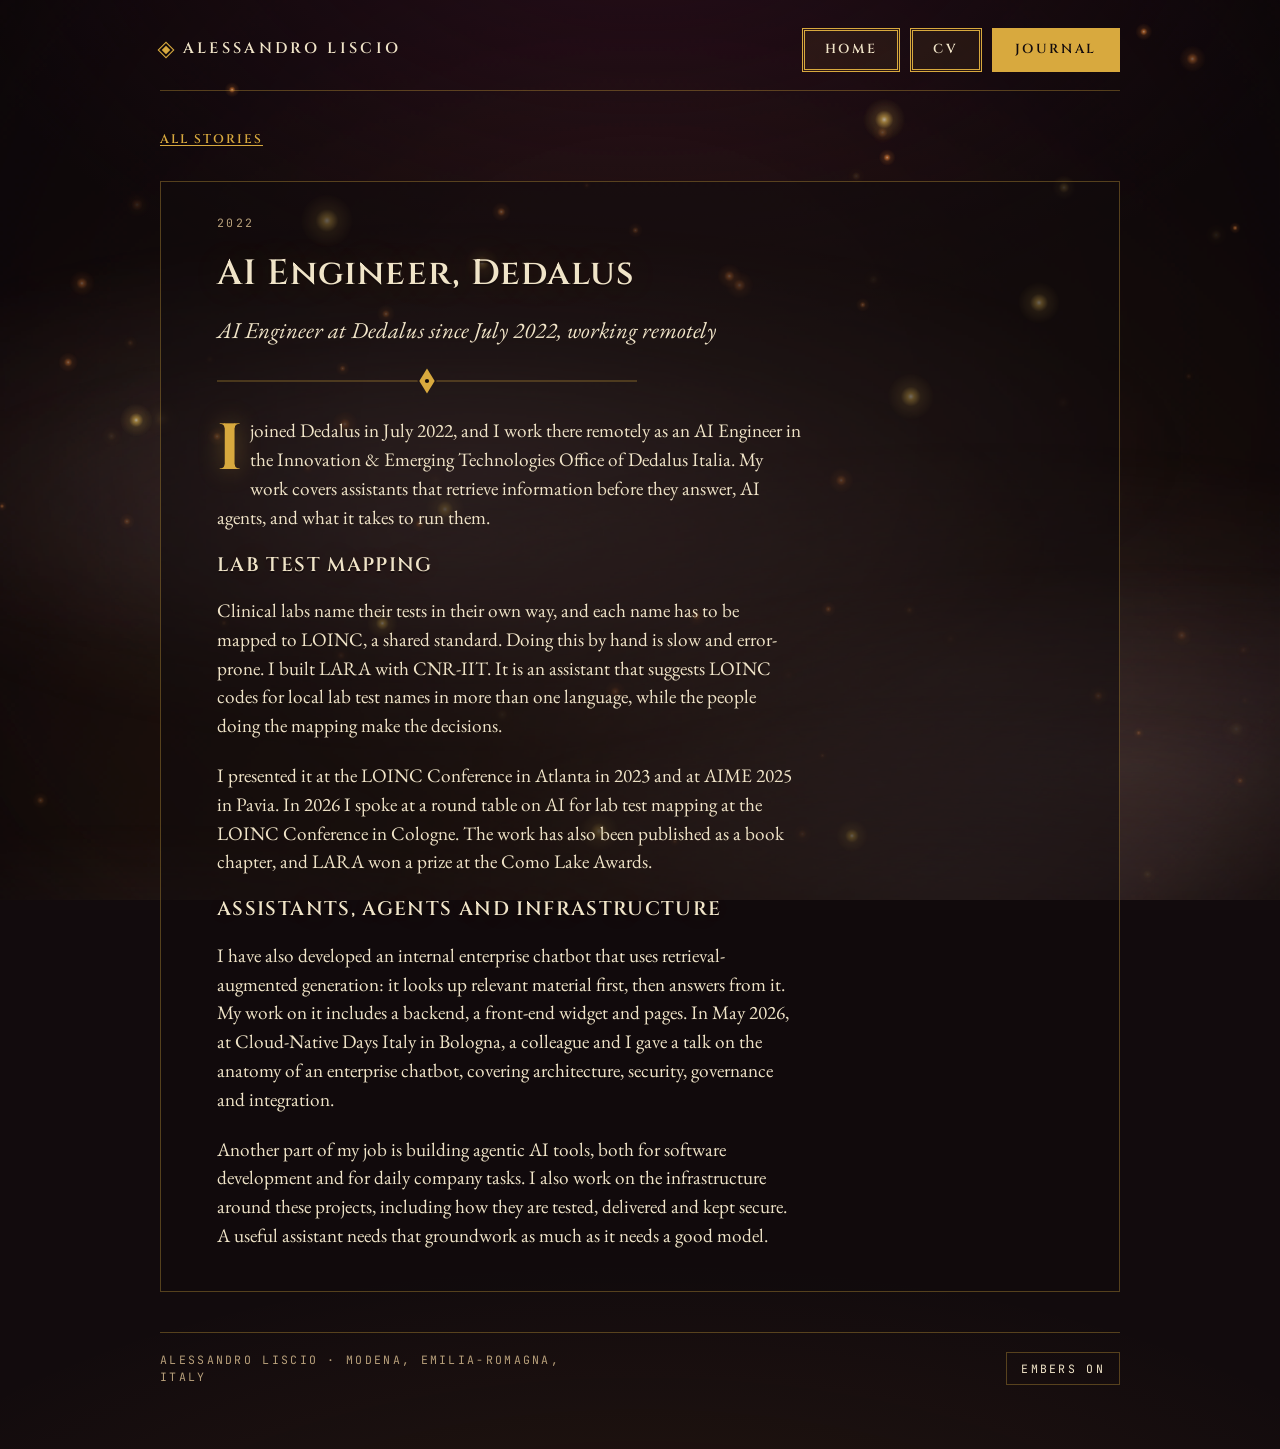
<file: articles/work-dedalus.html>
<!doctype html>
<html lang='en'><head><meta charset='utf-8'><meta name='viewport' content='width=device-width,initial-scale=1'><title>AI Engineer, Dedalus</title><link rel='stylesheet' href='../site.css'><script src='../site.js' defer></script><link rel='icon' type='image/jpeg' href='../avatar.jpg'><meta property='og:image' content='https://alessandroliscio.github.io/avatar.jpg'></head>
<body>
<canvas id='ambient' aria-hidden='true'></canvas>
<div class='wrap'>
<header class='mast'><a class='mark' href='../index.html#home'>Alessandro Liscio</a><nav aria-label='Site'><ul class='tabs'><li><a href='../index.html#home'>Home</a></li><li><a href='../index.html#cv'>CV</a></li><li><a href='../index.html#journal' aria-current='true'>Journal</a></li></ul></nav></header>
<main>
<article class='folio'><a class='back' href='../index.html#journal'>All stories</a>
<div class='post'><p class='label'>2022</p><h1 class='post-title'>AI Engineer, Dedalus</h1><p class='lead'>AI Engineer at Dedalus since July 2022, working remotely</p><svg class='divider' viewBox='0 0 600 40' fill='none' stroke='currentColor' stroke-width='1.6' stroke-linecap='round' aria-hidden='true'><path d='M0 20H286M314 20H600' opacity='.5'/><path d='M300 2L311 20L300 38L289 20Z' fill='currentColor' stroke='none'/><circle cx='300' cy='20' r='3' stroke='none'/></svg>
<div class='post-body'>
<p>I joined Dedalus in July 2022, and I work there remotely as an AI Engineer in the Innovation &amp; Emerging Technologies Office of Dedalus Italia. My work covers assistants that retrieve information before they answer, AI agents, and what it takes to run them.</p>
<h2>Lab test mapping</h2>
<p>Clinical labs name their tests in their own way, and each name has to be mapped to LOINC, a shared standard. Doing this by hand is slow and error-prone. I built LARA with CNR-IIT. It is an assistant that suggests LOINC codes for local lab test names in more than one language, while the people doing the mapping make the decisions.</p>
<p>I presented it at the LOINC Conference in Atlanta in 2023 and at AIME 2025 in Pavia. In 2026 I spoke at a round table on AI for lab test mapping at the LOINC Conference in Cologne. The work has also been published as a book chapter, and LARA won a prize at the Como Lake Awards.</p>
<h2>Assistants, agents and infrastructure</h2>
<p>I have also developed an internal enterprise chatbot that uses retrieval-augmented generation: it looks up relevant material first, then answers from it. My work on it includes a backend, a front-end widget and pages. In May 2026, at Cloud-Native Days Italy in Bologna, a colleague and I gave a talk on the anatomy of an enterprise chatbot, covering architecture, security, governance and integration.</p>
<p>Another part of my job is building agentic AI tools, both for software development and for daily company tasks. I also work on the infrastructure around these projects, including how they are tested, delivered and kept secure. A useful assistant needs that groundwork as much as it needs a good model.</p>
</div></div></article>
</main>
<footer class='foot'><p class='label'>Alessandro Liscio · Modena, Emilia-Romagna, Italy</p><button class='toggle' id='motion-toggle' type='button' hidden>Embers on</button></footer>
</div>
</body></html>
</file>
<file: site.css>
/* Candlelit manuscript brand: tokens and every site style. Rules in BRAND.md. Other sites copy brand.css, site.js and fonts/ side by side. */
@font-face { font-family: "Cinzel"; src: url("fonts/cinzel/cinzel-normal-400-900.woff2") format("woff2"); font-weight: 400 900; font-style: normal; font-display: swap; }
@font-face { font-family: "EB Garamond"; src: url("fonts/eb-garamond/eb-garamond-normal-400-800.woff2") format("woff2"); font-weight: 400 800; font-style: normal; font-display: swap; }
@font-face { font-family: "EB Garamond"; src: url("fonts/eb-garamond/eb-garamond-italic-400-800.woff2") format("woff2"); font-weight: 400 800; font-style: italic; font-display: swap; }
@font-face { font-family: "JetBrains Mono"; src: url("fonts/jetbrains-mono/jetbrains-mono-normal-100-800.woff2") format("woff2"); font-weight: 100 800; font-style: normal; font-display: swap; }

/* Layout: one candlelit manuscript column (max 960px) over a living canvas; a masthead with three engraved plaques; each tab is a folio that dissolves into the next. Single dark theme by choice, every colour set here. */
:root {
  color-scheme: dark;
  --bg: #120b0d; --bg-2: #2b0f1c; --ink: #f0e4c8; --muted: #b8a07b; --gold: #d8a93e; --ember: #f0883a; --seal: #e5647f;
  --line: rgba(216, 169, 62, .34); --panel: rgba(43, 15, 28, .62); --sheet: rgba(18, 11, 13, .55);
  --f-display: "Cinzel", "Trajan Pro", Georgia, serif;
  --f-body: "EB Garamond", Garamond, Georgia, serif;
  --f-mono: "JetBrains Mono", ui-monospace, Consolas, monospace;
  --t-name: clamp(1.9rem, 8.5vw, 4.2rem); --t-h2: clamp(1.6rem, 4vw, 2.2rem); --t-h3: 1.22rem; --t-lead: 1.42rem; --t-body: 1.2rem; --t-label: .72rem;
  --ease: cubic-bezier(.22, .7, .2, 1); --tr-out: 380ms; --tr-in: 760ms;
}
html { background: var(--bg); }
body { margin: 0; min-height: 100vh; background: radial-gradient(1000px 640px at 50% -8%, var(--bg-2), transparent 72%), radial-gradient(1200px 520px at 50% 112%, rgba(240, 136, 58, .09), transparent 70%), var(--bg); color: var(--ink); font-family: var(--f-body); font-size: var(--t-body); line-height: 1.5; padding-inline: 16px; -webkit-font-smoothing: antialiased; }
#ambient { position: fixed; inset: 0; width: 100%; height: 100%; z-index: 0; pointer-events: none; }
.wrap { position: relative; z-index: 1; max-width: 960px; margin: 0 auto; padding-block: 28px 64px; display: grid; gap: 40px; }
/* single-column grids: minmax(0, 1fr) so a wide child (a long word, an image) never widens the page */
.wrap, .view, .folio, .folio-head, .hero-text, .cv-body, .post, .post-body, .timeline, .tl, .tl-card, .journal-group { grid-template-columns: minmax(0, 1fr); }
h1, h2, h3, h4, p, li, b { overflow-wrap: break-word; }
a { color: var(--gold); text-decoration-thickness: 1px; text-underline-offset: .18em; overflow-wrap: anywhere; }
a:hover { color: var(--ink); }
:focus-visible { outline: 2px solid var(--gold); outline-offset: 3px; border-radius: 1px; }
h1, h2, h3, h4 { font-family: var(--f-display); font-weight: 600; text-transform: uppercase; letter-spacing: .07em; line-height: 1.14; text-wrap: balance; margin: 0; color: var(--ink); text-shadow: 0 2px 0 rgba(18, 11, 13, .7), 0 0 38px rgba(216, 169, 62, .2); }
h1 { font-size: var(--t-name); }
h2 { font-size: var(--t-h2); }
h3 { font-size: var(--t-h3); letter-spacing: .08em; }
p { margin: 0; max-width: 65ch; }
.label, figcaption { font-family: var(--f-mono); font-size: var(--t-label); letter-spacing: .2em; text-transform: uppercase; color: var(--muted); font-variant-numeric: tabular-nums; }
.kicker { font-family: var(--f-display); font-weight: 600; font-size: .82rem; letter-spacing: .3em; text-transform: uppercase; color: var(--gold); display: flex; align-items: center; gap: .9em; }
.kicker::before { content: ""; width: .45em; height: .45em; background: var(--gold); transform: rotate(45deg); box-shadow: 0 0 0 .22em rgba(216, 169, 62, .22); flex: none; }
.kicker::after { content: ""; width: 64px; height: 1px; background: linear-gradient(90deg, var(--gold), transparent); }
.lead { font-size: var(--t-lead); line-height: 1.3; font-style: italic; color: var(--ink); }
.muted { color: var(--muted); }
.divider { display: block; width: min(420px, 100%); height: auto; color: var(--gold); }
.divider circle { fill: var(--bg); }
/* the engraved label face, shared by tabs, link plaques, story and back links, chips and filters */
.tabs a, .links a, .go, .back, .chips li, .filters button { font-family: var(--f-display); font-weight: 600; text-transform: uppercase; }

/* masthead */
.mast { display: flex; flex-wrap: wrap; align-items: center; justify-content: space-between; gap: 16px 24px; padding-bottom: 18px; border-bottom: 1px solid var(--line); }
.mark { font-family: var(--f-display); font-weight: 600; letter-spacing: .22em; text-transform: uppercase; font-size: .95rem; color: var(--ink); text-decoration: none; display: flex; align-items: center; gap: .7em; }
.mark::before { content: ""; width: 10px; height: 10px; border: 1px solid var(--gold); transform: rotate(45deg); box-shadow: inset 0 0 0 2px var(--bg), inset 0 0 0 5px var(--gold); flex: none; }
.tabs { display: flex; flex-wrap: wrap; gap: 10px; margin: 0; padding: 0; list-style: none; }
.tabs a { display: block; font-size: .82rem; letter-spacing: .2em; text-decoration: none; color: var(--ink); padding: 9px 20px; border: 3px double var(--gold); background: rgba(216, 169, 62, .08); transition: background .25s, color .25s; }
.tabs a:hover { background: rgba(216, 169, 62, .2); color: var(--ink); }
.tabs a[aria-current] { background: var(--gold); color: var(--bg); text-shadow: none; }

/* folios and the dissolve */
.view, .folio { display: grid; gap: 32px; }
.view[hidden] { display: none; }
.view.leaving { animation: dsOut var(--tr-out) var(--ease) both; }
.view.entering { animation: dsIn var(--tr-in) var(--ease) both; }
@keyframes dsIn { from { opacity: 0; transform: scale(.97); filter: blur(16px) brightness(1.7); } 55% { opacity: 1; } }
@keyframes dsOut { to { opacity: 0; transform: scale(1.04); filter: blur(18px) brightness(1.35); } }
.folio-head { display: grid; gap: 14px; }

/* Home */
.hero { display: grid; grid-template-columns: 320px minmax(0, 1fr); gap: 36px; align-items: center; }
.hero.solo { grid-template-columns: minmax(0, 1fr); }
.hero-text { display: grid; gap: 18px; }
/* the figure stands in the scene: warm rim light, fog and embers in front, shoulders lost in the dark; nothing behind the head (a ring or glow there reads as a halo) */
.figure { position: relative; width: 320px; aspect-ratio: 1; max-width: 100%; }
.figure img { position: relative; display: block; width: 100%; height: 100%; object-fit: contain; object-position: bottom; filter: saturate(.86) sepia(.12) drop-shadow(-2px 1px 1.5px rgba(246, 168, 86, .75)); -webkit-mask-image: linear-gradient(#000 60%, transparent 97%); mask-image: linear-gradient(#000 60%, transparent 97%); }
.fog-front { position: absolute; inset: auto -12% -4%; height: 42%; pointer-events: none; overflow: hidden; -webkit-mask-image: radial-gradient(closest-side, #000 45%, transparent); mask-image: radial-gradient(closest-side, #000 45%, transparent); }
.fog-front span { position: absolute; bottom: 0; width: 80%; height: 100%; background: radial-gradient(closest-side, rgba(112, 86, 84, .5), rgba(112, 86, 84, .18) 60%, transparent); filter: blur(6px); animation: fogx 26s ease-in-out infinite alternate; }
.fog-front span:last-child { left: 30%; height: 70%; animation-duration: 34s; animation-direction: alternate-reverse; }
.motes i { position: absolute; bottom: 14%; width: 5px; height: 5px; border-radius: 50%; background: #fbd9bb; box-shadow: 0 0 6px 2px rgba(240, 136, 58, .8); opacity: .7; animation: rise 7s linear infinite; }
.motes i:nth-child(1) { left: 14%; animation-delay: -1s; }
.motes i:nth-child(2) { left: 36%; animation-delay: -4.5s; animation-duration: 9s; width: 3px; height: 3px; }
.motes i:nth-child(3) { left: 62%; animation-delay: -2.8s; animation-duration: 8s; }
.motes i:nth-child(4) { left: 80%; animation-delay: -6s; width: 3px; height: 3px; }
.motes i:nth-child(5) { left: 50%; animation-delay: -0.4s; animation-duration: 11s; width: 4px; height: 4px; }
@keyframes rise { 0% { transform: translate(0, 0); opacity: 0; } 15% { opacity: .85; } 100% { transform: translate(14px, -230px); opacity: 0; } }
@keyframes fogx { to { transform: translateX(28%); } }
.still .drift { animation-play-state: paused; }
.links { display: flex; flex-wrap: wrap; gap: 12px; padding: 0; margin: 4px 0 0; list-style: none; }
.links a { display: inline-block; font-size: .8rem; letter-spacing: .16em; text-decoration: none; color: var(--ink); padding: 11px 22px; border: 3px double var(--gold); background: rgba(216, 169, 62, .09); }
.links a:hover { background: rgba(216, 169, 62, .22); }

/* Home: the career timeline, a gold thread with one node per entry; one column, alternating sides on wide screens */
.timeline { display: grid; gap: 24px; }
.filters { display: flex; flex-wrap: wrap; gap: 10px; }
.filters[hidden] { display: none; }
.filters button { font-size: .74rem; letter-spacing: .18em; color: var(--ink); background: rgba(216, 169, 62, .08); border: 1px solid var(--gold); padding: 9px 14px; cursor: pointer; }
.filters button:hover { background: rgba(216, 169, 62, .22); }
.filters button[aria-pressed='true'] { background: var(--gold); color: var(--bg); }
.tl { position: relative; display: grid; gap: 18px; margin: 0; padding: 0; list-style: none; }
.tl::before { content: ""; position: absolute; left: 5px; top: 0; bottom: 0; width: 1px; background: linear-gradient(var(--gold), rgba(216, 169, 62, .2)); }
.tl > li { position: relative; margin-left: 28px; --slide: 14px; /* less than the page padding, so a waiting card never widens a phone */ }
.tl > li::before { content: ""; position: absolute; top: 22px; left: -27px; width: 9px; height: 9px; background: var(--gold); transform: rotate(45deg); box-shadow: 0 0 0 4px var(--bg), 0 0 0 5px rgba(216, 169, 62, .6); }
.tl-card { display: grid; gap: 8px; padding: 16px 20px 18px; border: 1px solid rgba(216, 169, 62, .5); background: linear-gradient(180deg, rgba(216, 169, 62, .07), transparent 40%), var(--panel); }
.tl-card:hover { border-color: var(--gold); }
.tl-card h3 { text-transform: none; letter-spacing: .03em; font-size: 1.08rem; }
.tl-kind { color: var(--gold); margin-right: .8em; }
.go { justify-self: start; margin-top: 6px; font-size: .78rem; letter-spacing: .16em; }
@media (min-width: 721px) {
  .tl { --rail: 30px; }
  .tl::before { left: 50%; }
  .tl > li { width: calc(50% - var(--rail)); margin-left: 0; --slide: -14px; }
  .tl > li::before { left: calc(100% + var(--rail) - 4px); }
  .tl > li:nth-child(even of :not([hidden])) { justify-self: end; --slide: 14px; }
  .tl > li:nth-child(even of :not([hidden]))::before { left: auto; right: calc(100% + var(--rail) - 5px); }
}
/* motion only: the page is complete at rest, and a card waits unseen only once site.js has marked the list for reveal */
@media screen and (prefers-reduced-motion: no-preference) {
  html:not(.still) .tl.reveal > li:not(.seen) > .tl-card:not(:focus-within) { opacity: 0; transform: translateX(var(--slide)); }
  html:not(.still) .tl > li.seen > .tl-card { transition: opacity .7s var(--ease), transform .45s var(--ease), border-color .25s; }
  html:not(.still) .tl > li > .tl-card:hover { transform: translateY(-3px); }
}

/* CV: manuscript margins, section names in the left margin */
.cv { display: grid; grid-template-columns: minmax(0, 1fr); background: var(--sheet); border: 1px solid var(--line); padding: 8px 32px; }
.cv-sec { display: grid; grid-template-columns: 170px minmax(0, 1fr); gap: 12px 32px; padding-block: 26px; border-top: 1px solid var(--line); }
.cv-sec:first-child { border-top: 0; }
.cv-sec > h3 { font-size: .9rem; letter-spacing: .12em; color: var(--gold); padding-top: .3em; }
.cv-body { display: grid; gap: 18px; align-content: start; }
.entry { display: grid; gap: 4px; }
.entry-head { display: flex; flex-wrap: wrap; justify-content: space-between; align-items: baseline; gap: 4px 16px; }
.entry-head b { font-weight: 500; font-size: 1.24rem; min-width: 0; }
.pre { white-space: pre-line; }
.thread { list-style: none; margin: 0; padding: 0 0 0 26px; display: grid; gap: 18px; position: relative; }
.thread::before { content: ""; position: absolute; left: 6px; top: .6em; bottom: .6em; width: 1px; background: linear-gradient(var(--gold), rgba(216, 169, 62, .2)); }
.thread li { position: relative; display: grid; gap: 2px; }
.thread li::before { content: ""; position: absolute; left: -24px; top: .5em; width: 9px; height: 9px; background: var(--gold); transform: rotate(45deg); box-shadow: 0 0 0 4px var(--bg), 0 0 0 5px rgba(216, 169, 62, .6); }
.chips { display: flex; flex-wrap: wrap; gap: 10px; margin: 0; padding: 0; list-style: none; }
.chips li { font-size: .74rem; letter-spacing: .18em; padding: 7px 14px; border: 1px solid var(--gold); box-shadow: inset 0 0 0 3px var(--bg), inset 0 0 0 4px rgba(216, 169, 62, .5); }

/* Journal: illuminated panels, grouped by kind */
.journal-group { display: grid; gap: 26px; }
.journal-group > h3 { font-size: .9rem; letter-spacing: .12em; color: var(--gold); }
.cards { display: grid; grid-template-columns: repeat(2, minmax(0, 1fr)); gap: 30px 24px; padding: 0; margin: 0; list-style: none; }
.card { position: relative; display: grid; gap: 10px; align-content: start; padding: 30px 28px 26px; border: 1px solid rgba(216, 169, 62, .62); background: linear-gradient(180deg, rgba(216, 169, 62, .07), transparent 40%), var(--panel); box-shadow: 0 18px 40px -18px var(--bg); }
.card::before { content: ""; position: absolute; inset: 6px; pointer-events: none; border: 1px solid rgba(216, 169, 62, .38); background: linear-gradient(var(--gold), var(--gold)) 0 0 / 6px 6px no-repeat, linear-gradient(var(--gold), var(--gold)) 100% 0 / 6px 6px no-repeat, linear-gradient(var(--gold), var(--gold)) 0 100% / 6px 6px no-repeat, linear-gradient(var(--gold), var(--gold)) 100% 100% / 6px 6px no-repeat; }
.card::after { content: ""; position: absolute; top: -7px; left: 50%; width: 12px; height: 12px; margin-left: -6px; background: var(--gold); transform: rotate(45deg); box-shadow: 0 0 0 4px var(--bg); }
.card h4 { text-transform: none; letter-spacing: .03em; font-size: 1.18rem; margin: 0; }
.card .go { position: relative; z-index: 1; }

/* one article */
.post { display: grid; gap: 22px; background: var(--sheet); border: 1px solid var(--line); padding: 32px clamp(18px, 5vw, 56px) 40px; }
.post-title { font-size: var(--t-h2); text-transform: none; letter-spacing: .03em; }
.post-body { display: grid; gap: 1.1em; }
.post-body > p:first-child::first-letter { float: left; font-family: var(--f-display); font-weight: 700; font-size: 3.4em; line-height: .82; padding: .08em .12em 0 0; color: var(--gold); text-shadow: 0 0 24px rgba(216, 169, 62, .4); }
.post-body h2 { font-size: var(--t-h3); }
.post-body ul { margin: 0; padding-left: 1.2em; max-width: 65ch; }
.post-body img { max-width: 100%; height: auto; }
.post-body figure { margin: 0; display: grid; grid-template-columns: minmax(0, 1fr); gap: 8px; }
.post-body figure img { display: block; box-sizing: border-box; width: 100%; max-height: 70vh; object-fit: contain; border: 1px solid var(--gold); background: rgba(0, 0, 0, .35); }
/* code wraps instead of scrolling: a scroll box is not reachable by keyboard in every browser */
.post-body pre { margin: 0; padding: 14px 16px; white-space: pre-wrap; overflow-wrap: anywhere; background: var(--bg); border: 1px solid var(--line); font-family: var(--f-mono); font-size: .8rem; }
.back { font-size: .78rem; letter-spacing: .16em; justify-self: start; }

.foot { display: flex; flex-wrap: wrap; justify-content: space-between; align-items: center; gap: 12px 24px; padding-top: 18px; border-top: 1px solid var(--line); }
.toggle { font-family: var(--f-mono); font-size: var(--t-label); letter-spacing: .2em; text-transform: uppercase; color: var(--ink); background: transparent; border: 1px solid var(--line); padding: 8px 14px; cursor: pointer; }
.still .toggle { color: var(--muted); }

@media (max-width: 720px) {
  .hero { grid-template-columns: minmax(0, 1fr); gap: 26px; }
  .figure { width: 260px; }
  .hero-text .kicker::after { display: none; } /* a long location wraps here and would leave the rule hanging */
  .cv { padding: 4px 18px; }
  .cv-sec { grid-template-columns: minmax(0, 1fr); padding-block: 22px; }
  .cards { grid-template-columns: minmax(0, 1fr); }
}
@media (prefers-reduced-motion: reduce) {
  .drift { animation: none !important; }
  .view.leaving, .view.entering { animation: none !important; }
  .tabs a { transition: none; }
}
</file>
